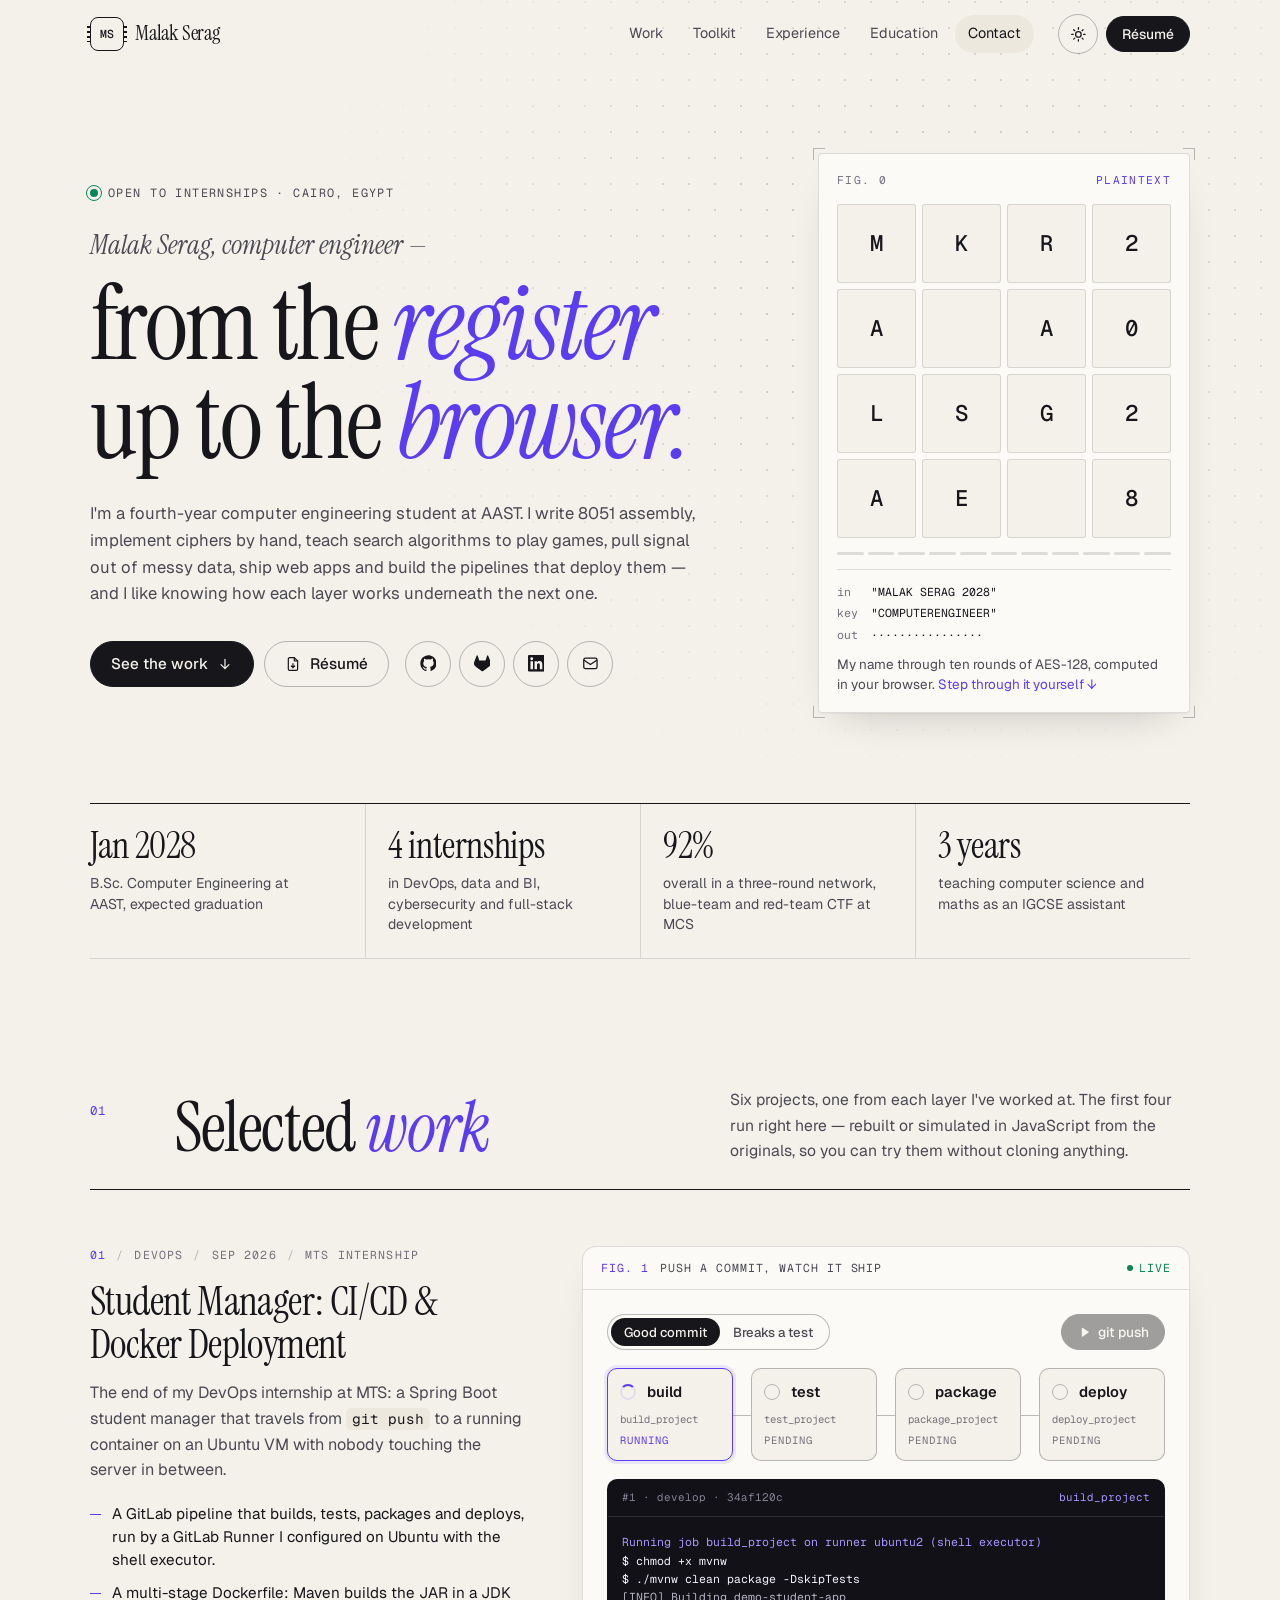
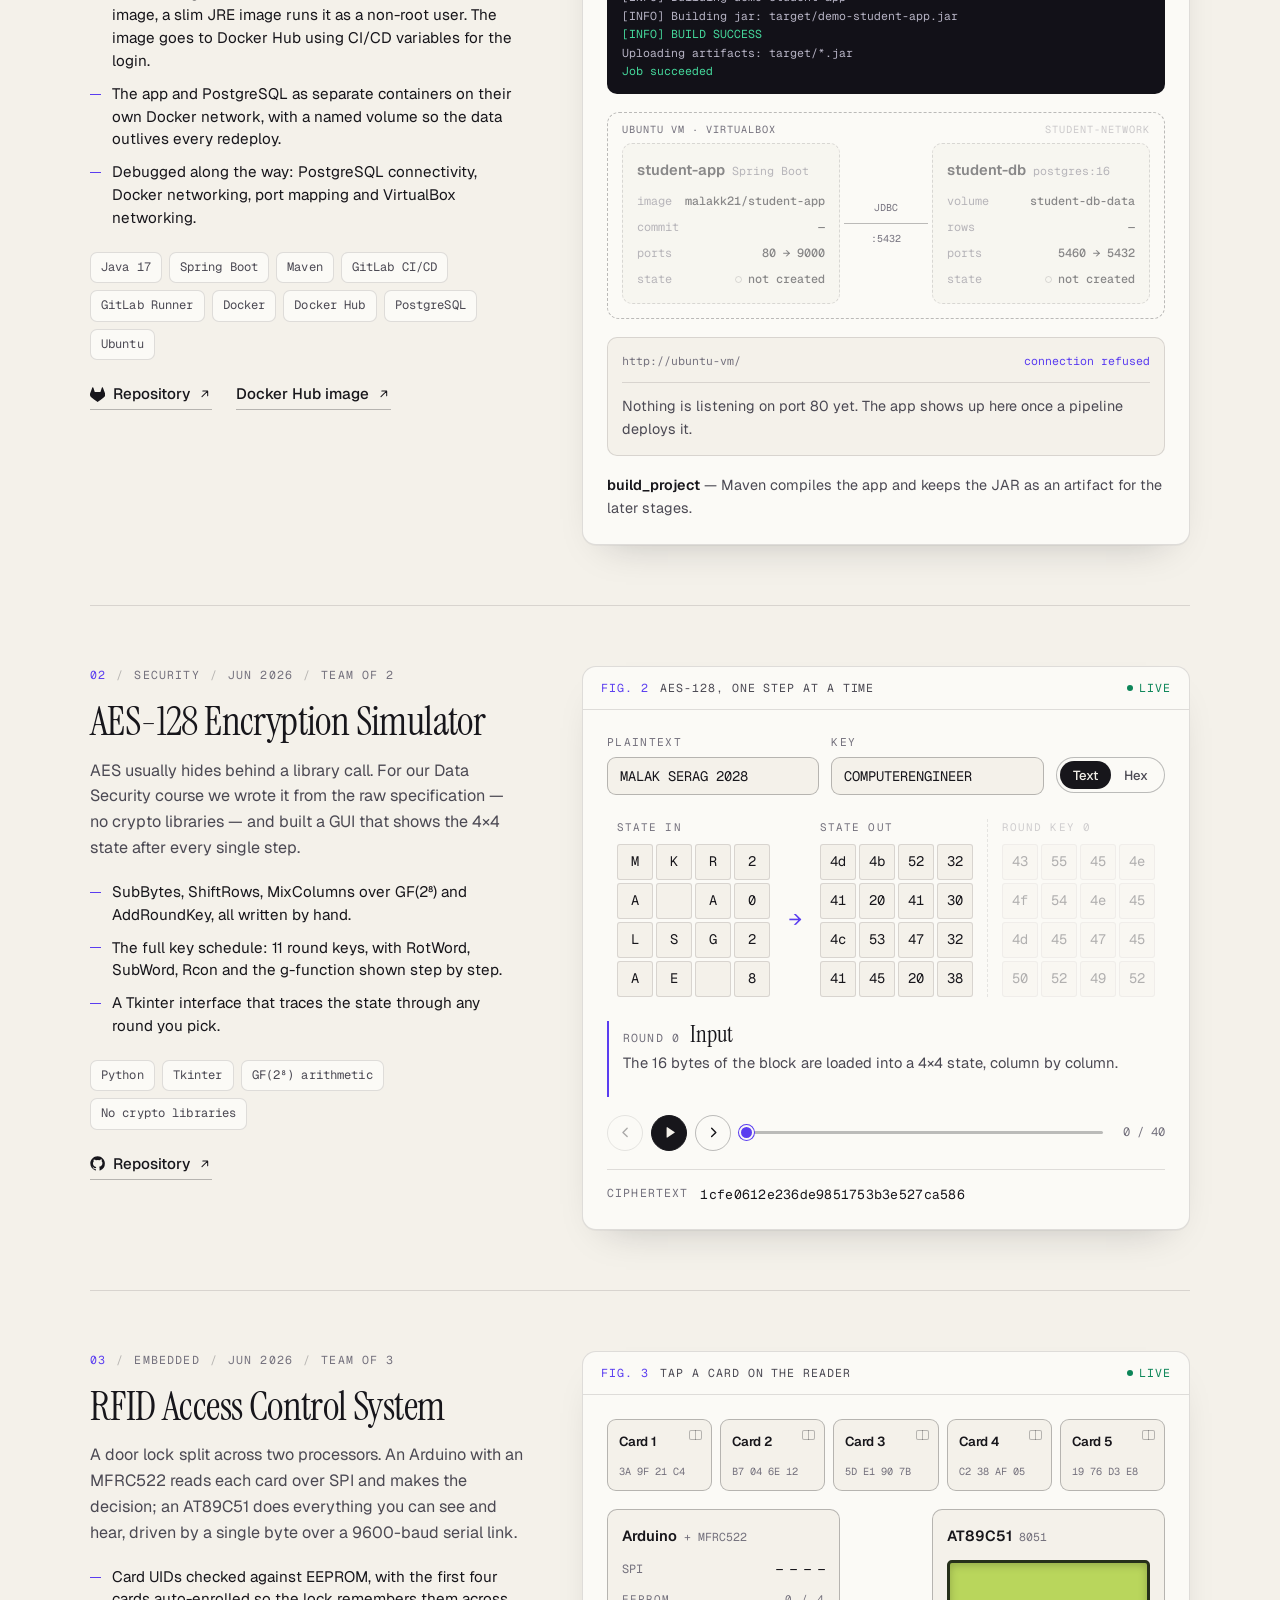
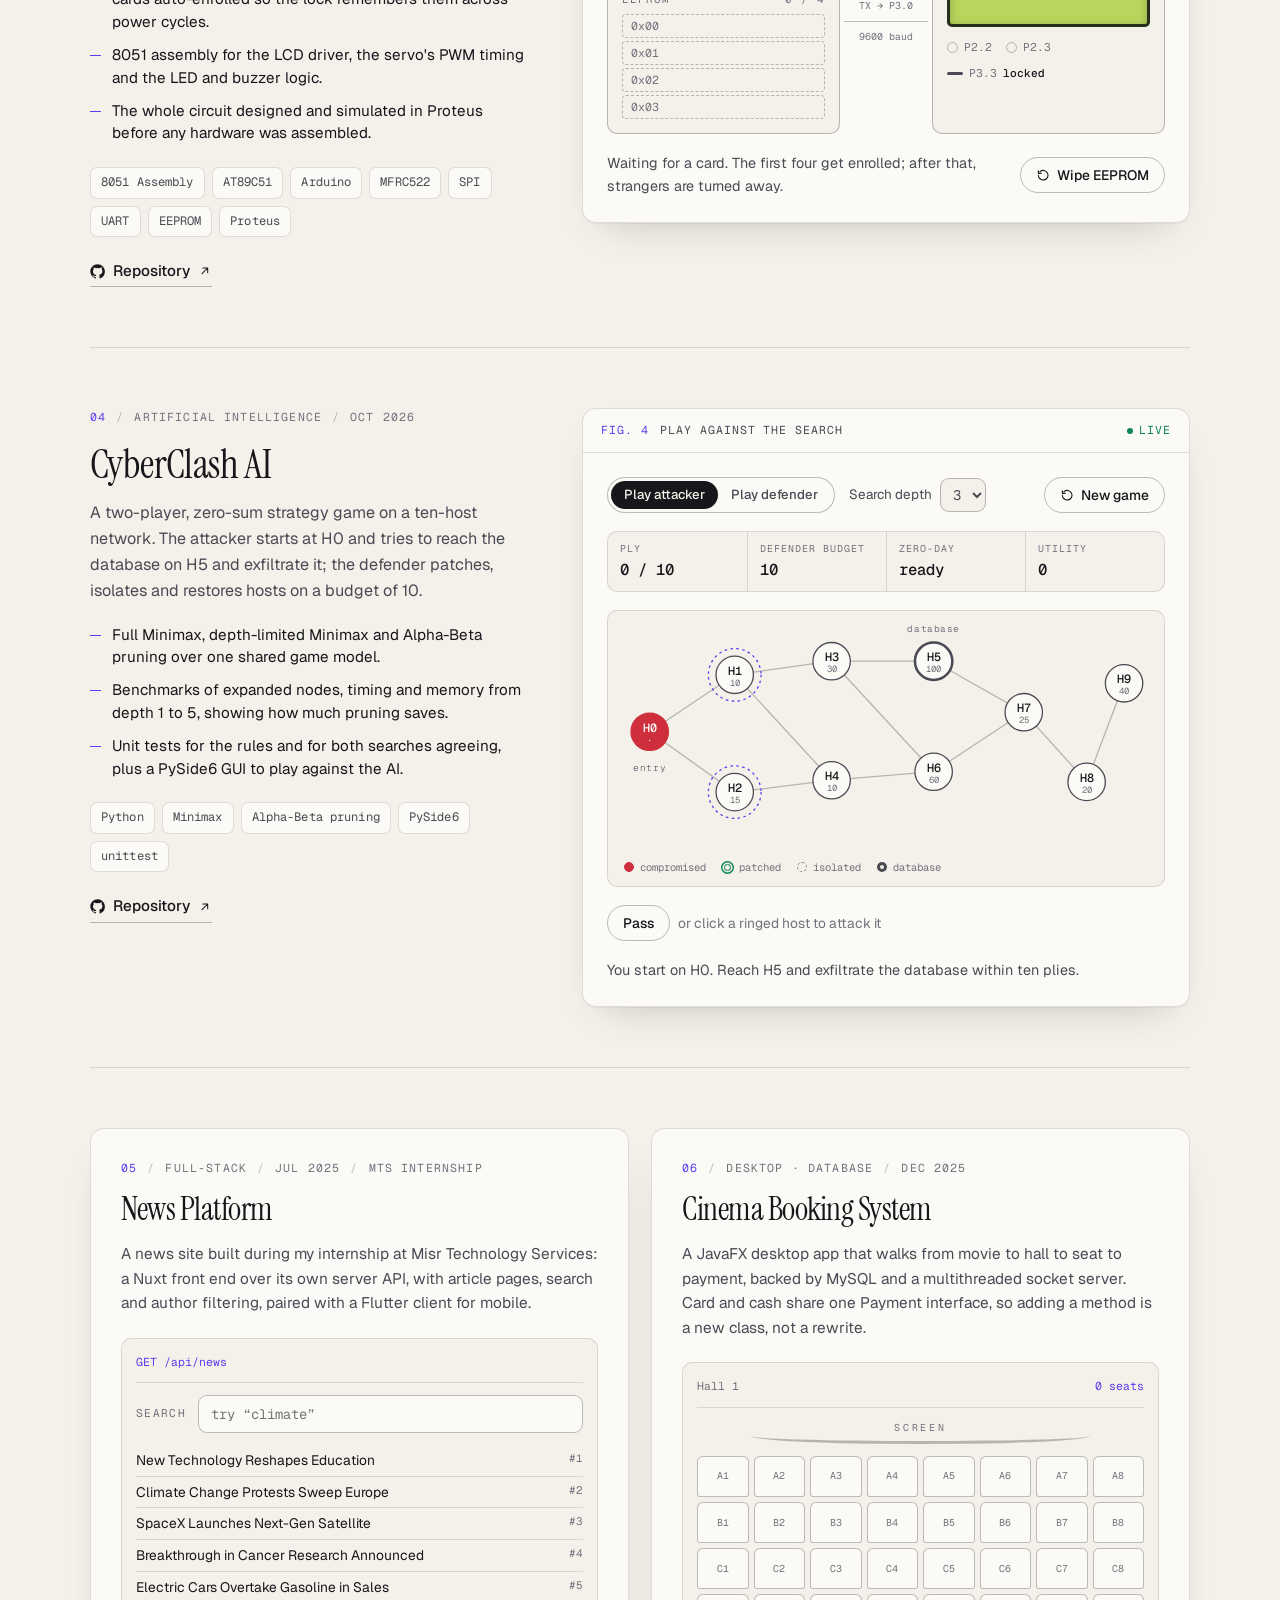
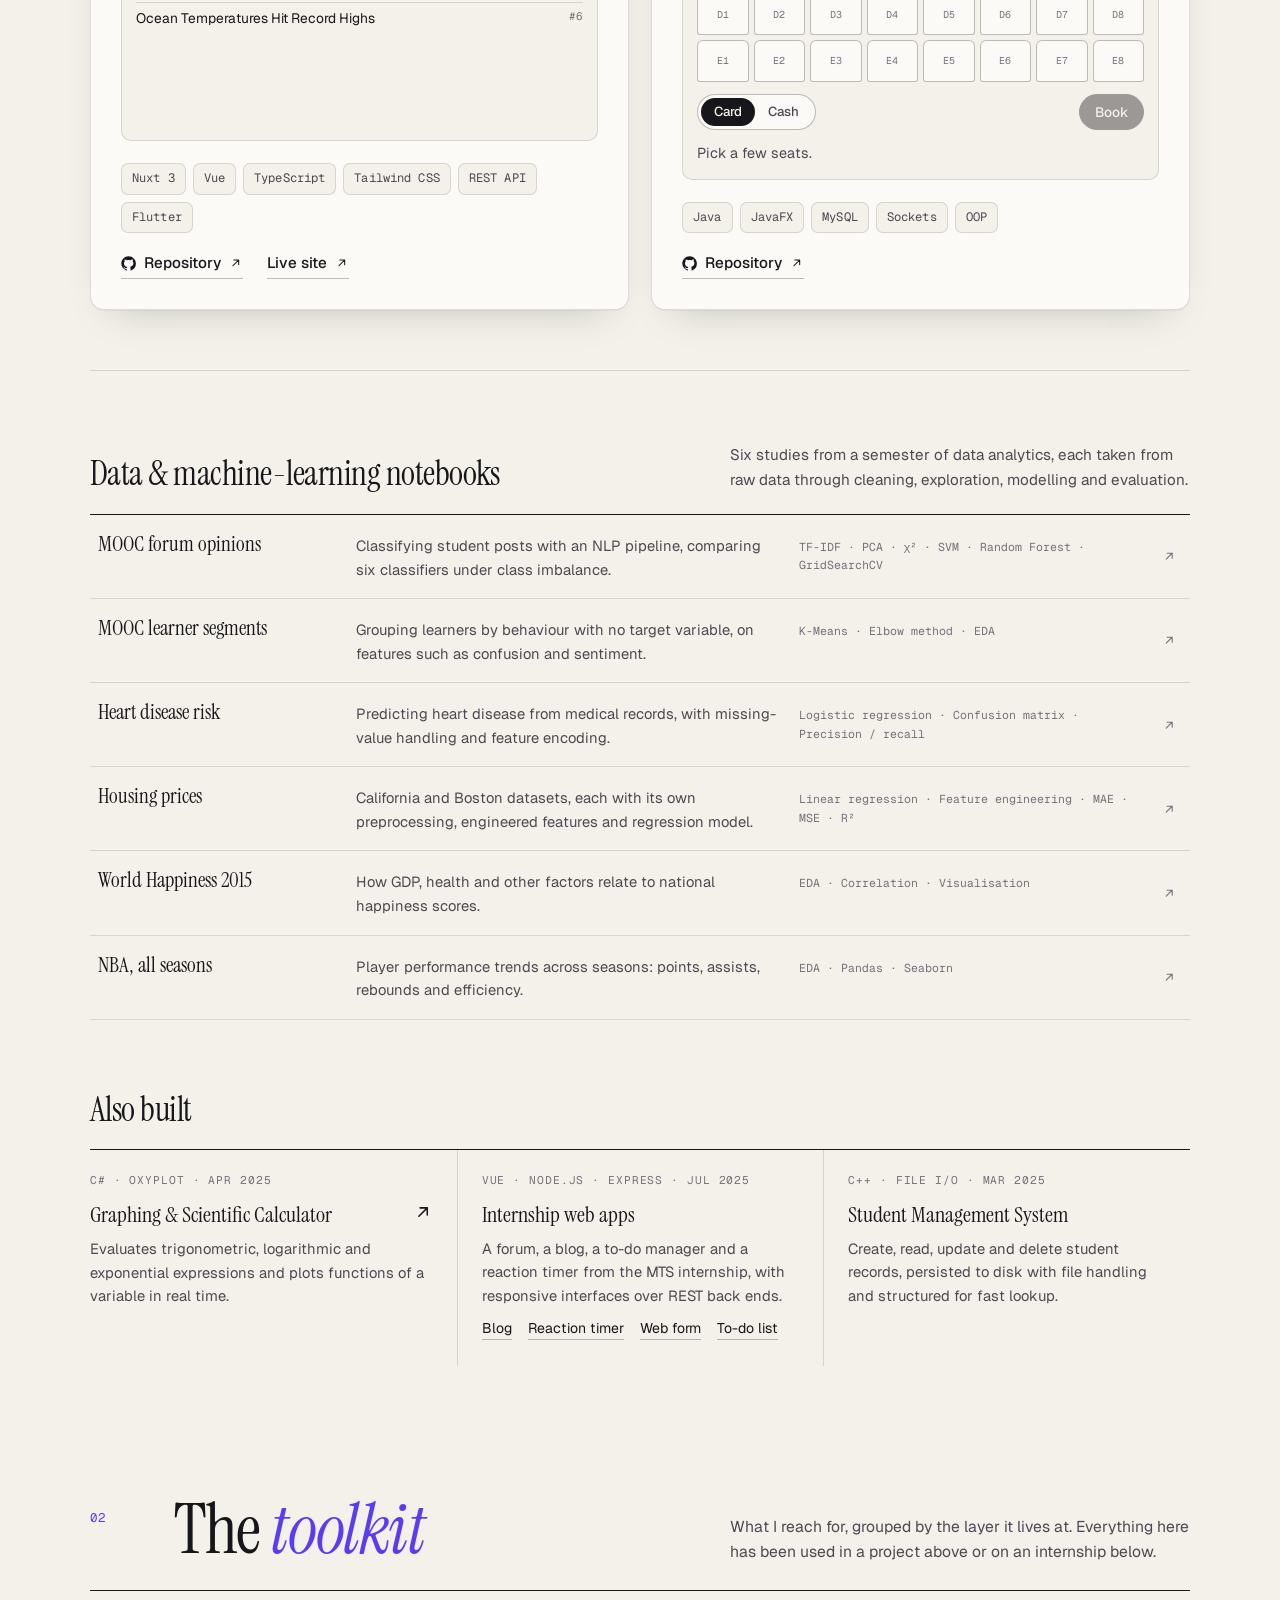
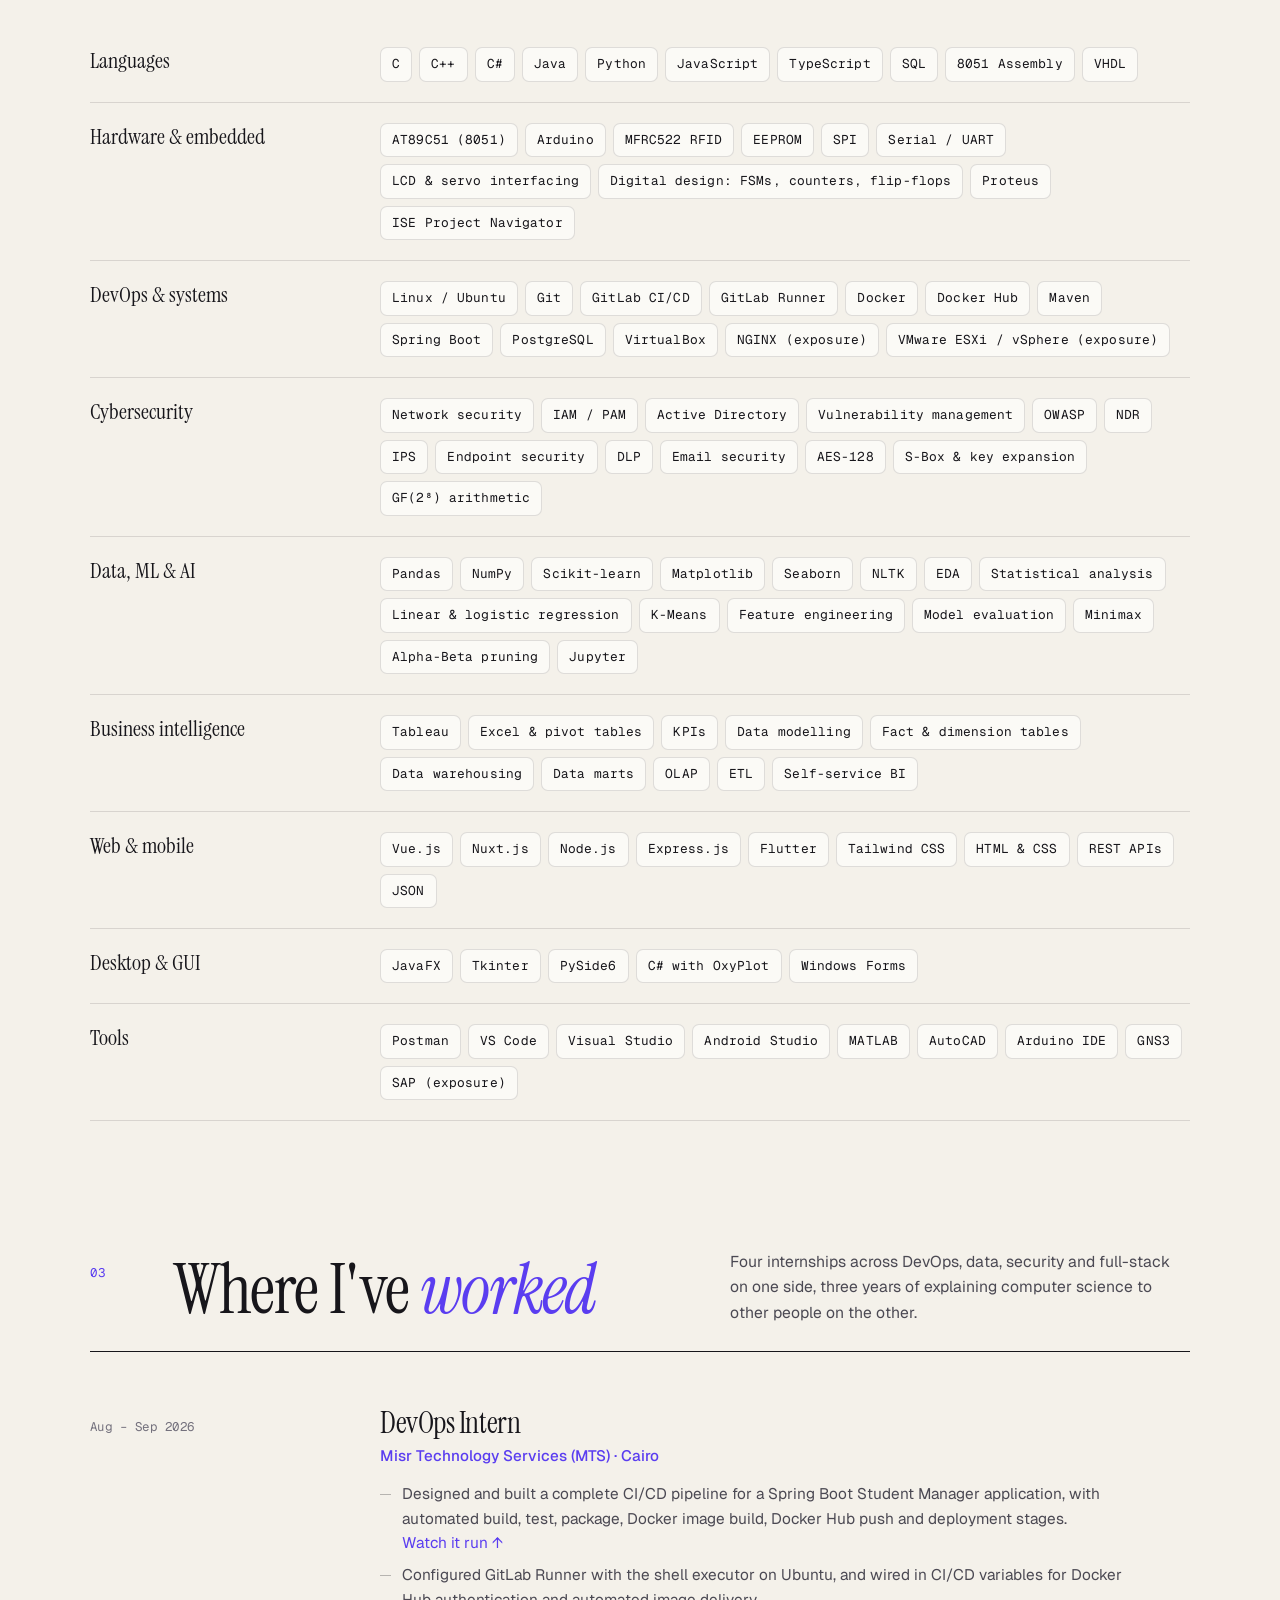
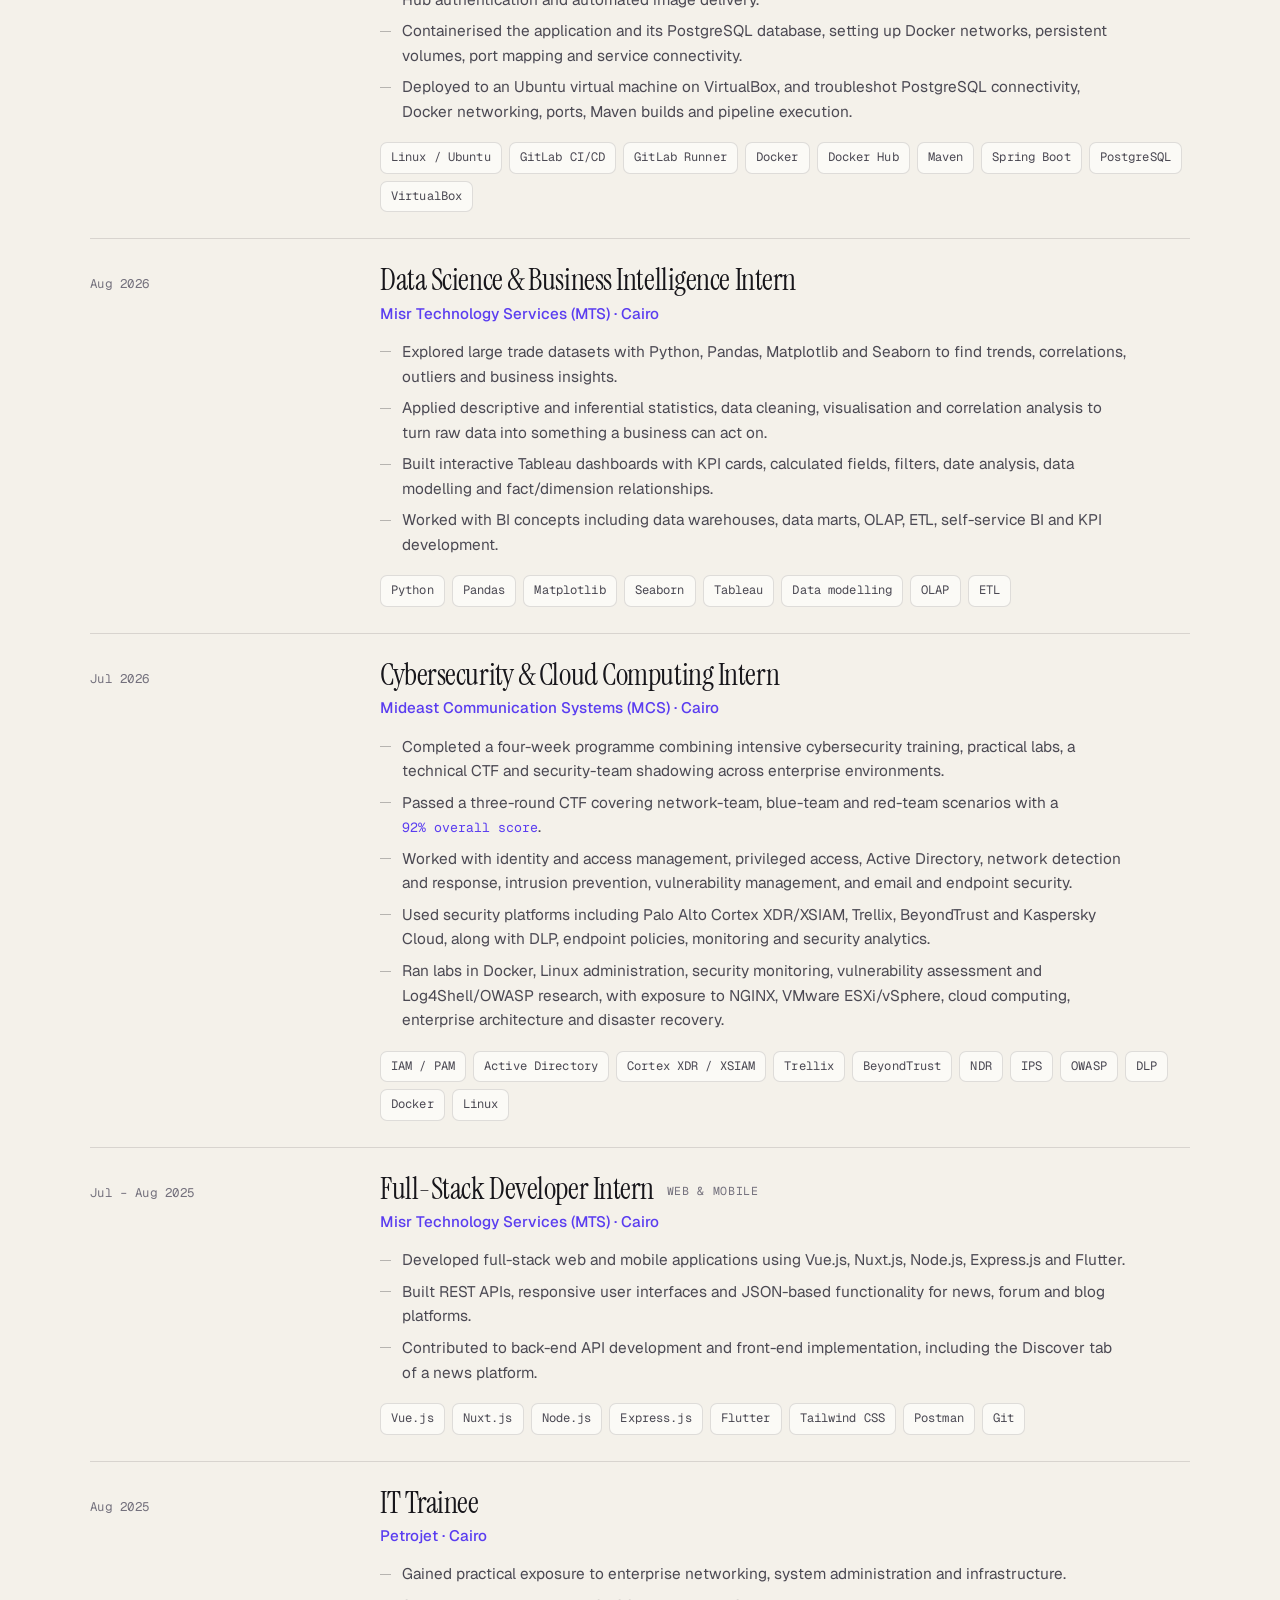
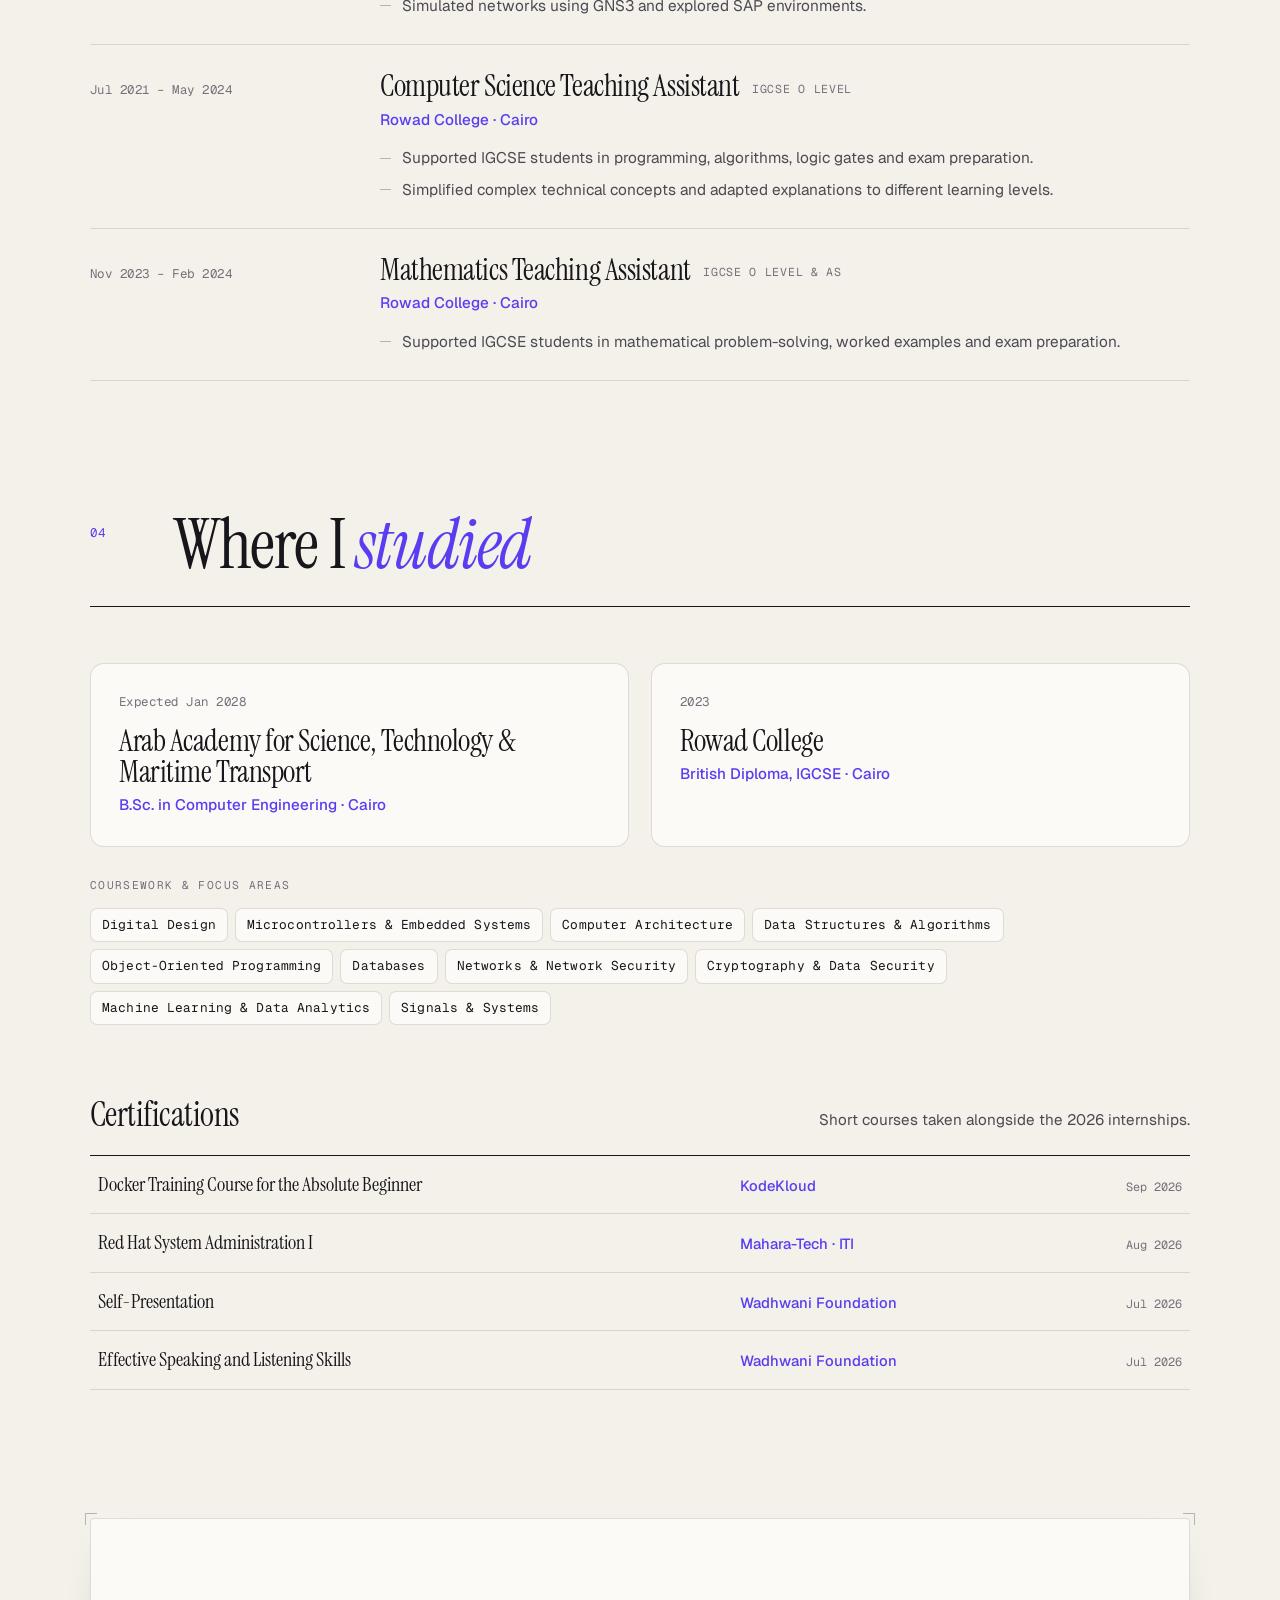
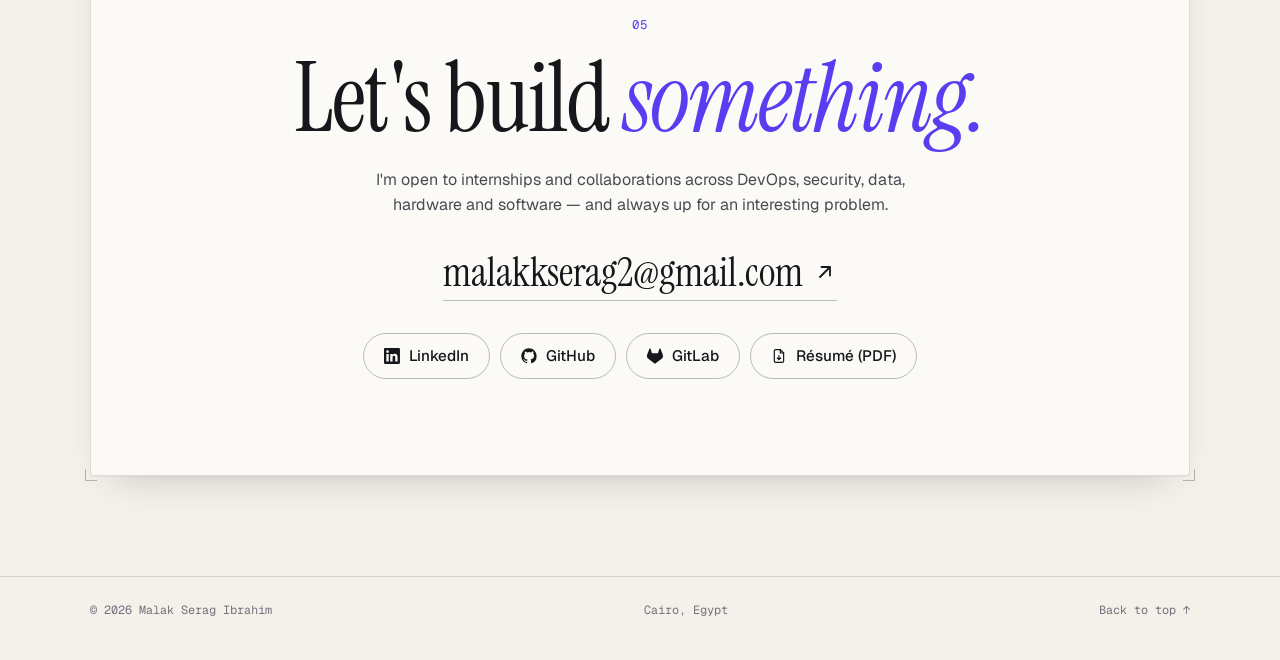
<file: index.html>
<!DOCTYPE html>
<html lang="en">
<head>
<meta charset="UTF-8" />
<meta name="viewport" content="width=device-width, initial-scale=1.0" />
<title>Malak Serag — Computer Engineer</title>
<meta name="description" content="Malak Serag Ibrahim is a computer engineering student at AAST in Cairo, working from 8051 assembly up to CI/CD pipelines, with internships in DevOps, cybersecurity, data and full-stack. Try her pipeline, AES-128, RFID and game-AI projects live in the page." />
<meta name="author" content="Malak Serag Ibrahim" />
<link rel="canonical" href="https://malakkserag.github.io/" />

<meta property="og:type" content="website" />
<meta property="og:url" content="https://malakkserag.github.io/" />
<meta property="og:title" content="Malak Serag — Computer Engineer" />
<meta property="og:description" content="From the register up to the browser. DevOps, security, embedded, AI, data and full-stack projects — four of them running live in the page." />
<meta property="og:image" content="https://malakkserag.github.io/assets/img/og.png" />
<meta property="og:image:width" content="1200" />
<meta property="og:image:height" content="630" />
<meta name="twitter:card" content="summary_large_image" />

<meta name="theme-color" content="#f4f1ea" media="(prefers-color-scheme: light)" />
<meta name="theme-color" content="#0d0d12" media="(prefers-color-scheme: dark)" />
<link rel="icon" href="assets/img/favicon.svg" type="image/svg+xml" />

<script>
  // Set the theme before first paint so there is no flash.
  (function () {
    var t;
    try { t = localStorage.getItem('theme'); } catch (e) {}
    if (t !== 'light' && t !== 'dark') {
      t = window.matchMedia && matchMedia('(prefers-color-scheme: dark)').matches ? 'dark' : 'light';
    }
    document.documentElement.setAttribute('data-theme', t);
    document.documentElement.className = 'js';
  })();
</script>

<link rel="preconnect" href="https://fonts.googleapis.com" />
<link rel="preconnect" href="https://fonts.gstatic.com" crossorigin />
<link href="https://fonts.googleapis.com/css2?family=Instrument+Serif:ital@0;1&family=Geist:wght@400;500;600&family=Geist+Mono:wght@400;500&display=swap" rel="stylesheet" />
<link rel="stylesheet" href="assets/css/style.css" />

<script type="application/ld+json">
{
  "@context": "https://schema.org",
  "@type": "Person",
  "name": "Malak Serag Ibrahim",
  "alternateName": "Malak Serag",
  "url": "https://malakkserag.github.io/",
  "jobTitle": "Computer Engineering Student",
  "address": { "@type": "PostalAddress", "addressLocality": "Cairo", "addressCountry": "EG" },
  "alumniOf": { "@type": "CollegeOrUniversity", "name": "Arab Academy for Science, Technology & Maritime Transport" },
  "sameAs": ["https://github.com/Malakkserag", "https://gitlab.com/Malak21", "https://linkedin.com/in/malak-serag-ibrahim"]
}
</script>
</head>
<body>

<!-- icon sprite -->
<svg width="0" height="0" style="position:absolute" aria-hidden="true" focusable="false">
  <symbol id="i-github" viewBox="0 0 24 24"><path fill="currentColor" d="M12 .5C5.7.5.5 5.7.5 12c0 5.1 3.3 9.4 7.9 10.9.6.1.8-.2.8-.5v-1.7c-3.2.7-3.9-1.5-3.9-1.5-.5-1.3-1.3-1.7-1.3-1.7-1.1-.7.1-.7.1-.7 1.2.1 1.8 1.2 1.8 1.2 1 1.8 2.7 1.3 3.4 1 .1-.8.4-1.3.7-1.6-2.6-.3-5.3-1.3-5.3-5.8 0-1.3.5-2.3 1.2-3.1-.1-.3-.5-1.5.1-3.1 0 0 1-.3 3.3 1.2a11.5 11.5 0 0 1 6 0C17.3 4.7 18.3 5 18.3 5c.6 1.6.2 2.8.1 3.1.8.8 1.2 1.8 1.2 3.1 0 4.5-2.7 5.5-5.3 5.8.4.4.8 1.1.8 2.2v3.3c0 .3.2.6.8.5A11.5 11.5 0 0 0 23.5 12C23.5 5.7 18.3.5 12 .5z"/></symbol>
  <symbol id="i-gitlab" viewBox="0 0 24 24"><path fill="currentColor" d="m23.6 9.593-.033-.086L20.3.98a.851.851 0 0 0-.336-.405.875.875 0 0 0-1 .054.875.875 0 0 0-.29.44l-2.205 6.748H7.538L5.332 1.07a.857.857 0 0 0-.29-.441.875.875 0 0 0-1-.054.859.859 0 0 0-.336.405L.433 9.502l-.032.086a6.066 6.066 0 0 0 2.012 7.01l.011.009.03.021 4.976 3.727 2.462 1.863 1.5 1.132a1.009 1.009 0 0 0 1.22 0l1.499-1.132 2.462-1.863 5.006-3.749.012-.01a6.068 6.068 0 0 0 2.01-7.003z"/></symbol>
  <symbol id="i-linkedin" viewBox="0 0 24 24"><path fill="currentColor" d="M20.45 20.45h-3.56v-5.57c0-1.33 0-3.04-1.85-3.04s-2.14 1.45-2.14 2.94v5.67H9.35V9h3.41v1.56h.05c.48-.9 1.64-1.85 3.37-1.85 3.6 0 4.27 2.37 4.27 5.46v6.28zM5.34 7.43a2.06 2.06 0 1 1 0-4.13 2.06 2.06 0 0 1 0 4.13zM7.12 20.45H3.55V9h3.57v11.45zM22.22 0H1.77C.8 0 0 .77 0 1.73v20.54C0 23.22.8 24 1.77 24h20.45c.98 0 1.78-.78 1.78-1.73V1.73C24 .77 23.2 0 22.22 0z"/></symbol>
  <symbol id="i-mail" viewBox="0 0 24 24"><g fill="none" stroke="currentColor" stroke-width="1.8" stroke-linecap="round" stroke-linejoin="round"><rect x="2.5" y="4.5" width="19" height="15" rx="2.5"/><path d="m21 7.5-9 6-9-6"/></g></symbol>
  <symbol id="i-file" viewBox="0 0 24 24"><g fill="none" stroke="currentColor" stroke-width="1.8" stroke-linecap="round" stroke-linejoin="round"><path d="M14 2.5H7a2 2 0 0 0-2 2v15a2 2 0 0 0 2 2h10a2 2 0 0 0 2-2v-12z"/><path d="M14 2.5v5h5M12 11.5v6M9.5 15l2.5 2.5 2.5-2.5"/></g></symbol>
  <symbol id="i-arrow" viewBox="0 0 24 24"><path fill="none" stroke="currentColor" stroke-width="1.8" stroke-linecap="round" stroke-linejoin="round" d="M7 17 17 7M8.5 7H17v8.5"/></symbol>
  <symbol id="i-down" viewBox="0 0 24 24"><path fill="none" stroke="currentColor" stroke-width="1.8" stroke-linecap="round" stroke-linejoin="round" d="M12 5v14M6 13l6 6 6-6"/></symbol>
  <symbol id="i-sun" viewBox="0 0 24 24"><g fill="none" stroke="currentColor" stroke-width="1.8" stroke-linecap="round"><circle cx="12" cy="12" r="4"/><path d="M12 2.5v2M12 19.5v2M2.5 12h2M19.5 12h2M5.3 5.3l1.4 1.4M17.3 17.3l1.4 1.4M5.3 18.7l1.4-1.4M17.3 6.7l1.4-1.4"/></g></symbol>
  <symbol id="i-moon" viewBox="0 0 24 24"><path fill="none" stroke="currentColor" stroke-width="1.8" stroke-linecap="round" stroke-linejoin="round" d="M20.5 14.2A8.5 8.5 0 0 1 9.8 3.5a8.5 8.5 0 1 0 10.7 10.7z"/></symbol>
  <symbol id="i-play" viewBox="0 0 24 24"><path fill="currentColor" d="M8 5.2v13.6a.7.7 0 0 0 1.1.6l10.2-6.8a.7.7 0 0 0 0-1.2L9.100 4.600A.7.7 0 0 0 8 5.200z"/></symbol>
  <symbol id="i-pause" viewBox="0 0 24 24"><path fill="currentColor" d="M7 5h3.500v14H7zM13.500 5H17v14h-3.500z"/></symbol>
  <symbol id="i-prev" viewBox="0 0 24 24"><path fill="none" stroke="currentColor" stroke-width="2" stroke-linecap="round" stroke-linejoin="round" d="M14.500 6l-6 6 6 6"/></symbol>
  <symbol id="i-next" viewBox="0 0 24 24"><path fill="none" stroke="currentColor" stroke-width="2" stroke-linecap="round" stroke-linejoin="round" d="M9.500 6l6 6-6 6"/></symbol>
  <symbol id="i-reset" viewBox="0 0 24 24"><path fill="none" stroke="currentColor" stroke-width="1.8" stroke-linecap="round" stroke-linejoin="round" d="M4 12a8 8 0 1 0 2.600-5.900M4 4.500v4.500h4.500"/></symbol>
  <symbol id="i-menu" viewBox="0 0 24 24"><path fill="none" stroke="currentColor" stroke-width="1.8" stroke-linecap="round" d="M4 8h16M4 16h16"/></symbol>
  <symbol id="i-close" viewBox="0 0 24 24"><path fill="none" stroke="currentColor" stroke-width="1.8" stroke-linecap="round" d="M6 6l12 12M18 6 6 18"/></symbol>
</svg>

<a class="skip" href="#main">Skip to content</a>
<div class="progress" aria-hidden="true"><span id="progress-bar"></span></div>

<header class="nav" id="nav">
  <div class="nav-in">
    <a href="#top" class="brand" aria-label="Malak Serag — back to top">
      <span class="brand-mark" aria-hidden="true">MS</span>
      <span class="brand-name">Malak Serag</span>
    </a>
    <nav class="nav-links" id="nav-links" aria-label="Sections">
      <a href="#work">Work</a>
      <a href="#toolkit">Toolkit</a>
      <a href="#experience">Experience</a>
      <a href="#education">Education</a>
      <a href="#contact">Contact</a>
    </nav>
    <div class="nav-actions">
      <button class="icon-btn" id="theme-toggle" type="button" aria-label="Switch colour theme">
        <svg class="i-sun"><use href="#i-sun"/></svg>
        <svg class="i-moon"><use href="#i-moon"/></svg>
      </button>
      <a class="btn btn-sm btn-solid" href="Malak%20Serag%20CV.pdf" target="_blank" rel="noopener">Résumé</a>
      <button class="icon-btn nav-menu" id="menu-toggle" type="button" aria-label="Open menu" aria-expanded="false" aria-controls="nav-links">
        <svg class="i-open"><use href="#i-menu"/></svg>
        <svg class="i-shut"><use href="#i-close"/></svg>
      </button>
    </div>
  </div>
</header>

<main id="main">

  <!-- ============ HERO ============ -->
  <section class="hero" id="top">
    <div class="wrap hero-grid">
      <div class="hero-copy">
        <p class="eyebrow"><span class="pulse" aria-hidden="true"></span>Open to internships · Cairo, Egypt</p>
        <h1>
          <span class="h1-kicker">Malak Serag, computer engineer —</span>
          from the <em>register</em> up to the <em>browser.</em>
        </h1>
        <p class="hero-bio">I'm a fourth-year computer engineering student at AAST. I write 8051 assembly, implement ciphers by hand, teach search algorithms to play games, pull signal out of messy data, ship web apps and build the pipelines that deploy them — and I like knowing how each layer works underneath the next one.</p>
        <div class="hero-cta">
          <a class="btn btn-solid" href="#work">See the work <svg><use href="#i-down"/></svg></a>
          <a class="btn" href="Malak%20Serag%20CV.pdf" target="_blank" rel="noopener"><svg><use href="#i-file"/></svg> Résumé</a>
          <span class="hero-social">
            <a class="icon-btn" href="https://github.com/Malakkserag" target="_blank" rel="noopener" aria-label="GitHub"><svg><use href="#i-github"/></svg></a>
            <a class="icon-btn" href="https://gitlab.com/Malak21" target="_blank" rel="noopener" aria-label="GitLab"><svg><use href="#i-gitlab"/></svg></a>
            <a class="icon-btn" href="https://linkedin.com/in/malak-serag-ibrahim" target="_blank" rel="noopener" aria-label="LinkedIn"><svg><use href="#i-linkedin"/></svg></a>
            <a class="icon-btn" href="mailto:malakkserag2@gmail.com" aria-label="Email"><svg><use href="#i-mail"/></svg></a>
          </span>
        </div>
      </div>

      <!-- Her name, run through real AES-128. Rendered by assets/js/aes-demo.js -->
      <figure class="hero-fig" id="hero-aes" aria-label="The text MALAK SERAG 2028 being encrypted with AES-128, round by round">
        <div class="marks" aria-hidden="true"><i></i><i></i><i></i><i></i></div>
        <div class="hero-fig-head">
          <span>Fig. 0</span>
          <span id="hero-aes-phase">plaintext</span>
        </div>
        <div class="hero-matrix" id="hero-aes-grid" aria-hidden="true">
          <span>M</span><span>K</span><span>R</span><span>2</span>
          <span>A</span><span>&nbsp;</span><span>A</span><span>0</span>
          <span>L</span><span>S</span><span>G</span><span>2</span>
          <span>A</span><span>E</span><span>&nbsp;</span><span>8</span>
        </div>
        <div class="hero-rounds" id="hero-aes-rounds" aria-hidden="true">
          <i></i><i></i><i></i><i></i><i></i><i></i><i></i><i></i><i></i><i></i><i></i>
        </div>
        <figcaption>
          <dl>
            <div><dt>in</dt><dd>"MALAK SERAG 2028"</dd></div>
            <div><dt>key</dt><dd>"COMPUTERENGINEER"</dd></div>
            <div><dt>out</dt><dd id="hero-aes-out">················</dd></div>
          </dl>
          <p>My name through ten rounds of AES-128, computed in your browser. <a href="#p-aes">Step through it yourself ↓</a></p>
        </figcaption>
      </figure>
    </div>

    <div class="wrap">
      <dl class="specs">
        <div><dt>Jan 2028</dt><dd>B.Sc. Computer Engineering at AAST, expected graduation</dd></div>
        <div><dt>4 internships</dt><dd>in DevOps, data and BI, cybersecurity and full-stack development</dd></div>
        <div><dt>92%</dt><dd>overall in a three-round network, blue-team and red-team CTF at MCS</dd></div>
        <div><dt>3 years</dt><dd>teaching computer science and maths as an IGCSE assistant</dd></div>
      </dl>
    </div>
  </section>

  <!-- ============ WORK ============ -->
  <section id="work" class="section">
    <div class="wrap">
      <header class="sec-head reveal">
        <span class="sec-no">01</span>
        <h2>Selected <em>work</em></h2>
        <p>Six projects, one from each layer I've worked at. The first four run right here — rebuilt or simulated in JavaScript from the originals, so you can try them without cloning anything.</p>
      </header>

      <!-- ---------- 01 CI/CD pipeline ---------- -->
      <article class="plate reveal" id="p-pipeline">
        <div class="plate-info">
          <p class="plate-meta"><span class="plate-no">01</span><span>DevOps</span><span>Sep 2026</span><span>MTS internship</span></p>
          <h3>Student Manager: CI/CD &amp; Docker Deployment</h3>
          <p class="lede">The end of my DevOps internship at MTS: a Spring Boot student manager that travels from <code>git push</code> to a running container on an Ubuntu VM with nobody touching the server in between.</p>
          <ul class="built">
            <li>A GitLab pipeline that builds, tests, packages and deploys, run by a GitLab Runner I configured on Ubuntu with the shell executor.</li>
            <li>A multi-stage Dockerfile: Maven builds the JAR in a JDK image, a slim JRE image runs it as a non-root user. The image goes to Docker Hub using CI/CD variables for the login.</li>
            <li>The app and PostgreSQL as separate containers on their own Docker network, with a named volume so the data outlives every redeploy.</li>
            <li>Debugged along the way: PostgreSQL connectivity, Docker networking, port mapping and VirtualBox networking.</li>
          </ul>
          <ul class="chips" aria-label="Stack">
            <li>Java 17</li><li>Spring Boot</li><li>Maven</li><li>GitLab CI/CD</li><li>GitLab Runner</li><li>Docker</li><li>Docker Hub</li><li>PostgreSQL</li><li>Ubuntu</li>
          </ul>
          <p class="plate-links">
            <a class="link" href="https://gitlab.com/Malak21/student-manager-cicd-docker-deployment" target="_blank" rel="noopener"><svg><use href="#i-gitlab"/></svg>Repository<svg class="ar"><use href="#i-arrow"/></svg></a>
            <a class="link" href="https://hub.docker.com/r/malakk21/student-app" target="_blank" rel="noopener">Docker Hub image<svg class="ar"><use href="#i-arrow"/></svg></a>
          </p>
        </div>

        <div class="fig" id="pl-demo">
          <div class="fig-bar">
            <span class="fig-tag">Fig. 1</span>
            <span class="fig-title">Push a commit, watch it ship</span>
            <span class="fig-live">Live</span>
          </div>
          <div class="fig-body">
            <div class="pl-setup">
              <div class="seg" role="group" aria-label="Commit to push" id="pl-kind">
                <button type="button" class="on" data-kind="pass" aria-pressed="true">Good commit</button>
                <button type="button" data-kind="fail" aria-pressed="false">Breaks a test</button>
              </div>
              <button type="button" class="btn btn-sm btn-solid" id="pl-push"><svg><use href="#i-play"/></svg>git push</button>
            </div>

            <ol class="pl-stages" aria-label="Pipeline stages">
              <li class="pl-stage pending" data-stage="build"><i class="pl-dot" aria-hidden="true"></i><b>build</b><span class="pl-jobname">build_project</span><span class="pl-state">pending</span></li>
              <li class="pl-stage pending" data-stage="test"><i class="pl-dot" aria-hidden="true"></i><b>test</b><span class="pl-jobname">test_project</span><span class="pl-state">pending</span></li>
              <li class="pl-stage pending" data-stage="package"><i class="pl-dot" aria-hidden="true"></i><b>package</b><span class="pl-jobname">package_project</span><span class="pl-state">pending</span></li>
              <li class="pl-stage pending" data-stage="deploy"><i class="pl-dot" aria-hidden="true"></i><b>deploy</b><span class="pl-jobname">deploy_project</span><span class="pl-state">pending</span></li>
            </ol>

            <div class="pl-term">
              <div class="pl-term-bar"><span id="pl-ref">gitlab-runner · no pipeline yet</span><code id="pl-job">idle</code></div>
              <code class="pl-log" id="pl-log" tabindex="0" role="log" aria-label="Runner output"></code>
            </div>

            <div class="pl-host" id="pl-host">
              <p class="pl-host-label" aria-hidden="true"><span>Ubuntu VM · VirtualBox</span><span>student-network</span></p>
              <div class="pl-board">
                <div class="mcu off" id="pl-app">
                  <p class="mcu-name">student-app <span>Spring Boot</span></p>
                  <p class="mcu-line"><span>image</span><b>malakk21/student-app</b></p>
                  <p class="mcu-line"><span>commit</span><b id="pl-app-sha">—</b></p>
                  <p class="mcu-line"><span>ports</span><b>80 → 9000</b></p>
                  <p class="mcu-line"><span>state</span><b class="pl-run" id="pl-app-state">not created</b></p>
                </div>

                <div class="wire" id="pl-wire" aria-hidden="true">
                  <span class="wire-label">JDBC</span>
                  <span class="wire-line"></span>
                  <span class="wire-label">:5432</span>
                </div>

                <div class="mcu off" id="pl-db">
                  <p class="mcu-name">student-db <span>postgres:16</span></p>
                  <p class="mcu-line"><span>volume</span><b>student-db-data</b></p>
                  <p class="mcu-line"><span>rows</span><b id="pl-db-rows">—</b></p>
                  <p class="mcu-line"><span>ports</span><b>5460 → 5432</b></p>
                  <p class="mcu-line"><span>state</span><b class="pl-run" id="pl-db-state">not created</b></p>
                </div>
              </div>
            </div>

            <div class="mini pl-site">
              <div class="mini-bar"><span>http://ubuntu-vm/</span><code id="pl-site-ver">connection refused</code></div>
              <p class="fig-status" id="pl-site-down">Nothing is listening on port 80 yet. The app shows up here once a pipeline deploys it.</p>
              <div class="pl-site-up" id="pl-site-up" hidden>
                <div class="pl-site-tools">
                  <label class="field field-inline">
                    <span>Search</span>
                    <input id="pl-search" type="search" placeholder="name, email or major" autocomplete="off" />
                  </label>
                  <button type="button" class="btn btn-sm" id="pl-add">Add student</button>
                </div>
                <ul class="pl-rows" id="pl-rows" aria-live="polite"></ul>
                <form class="pl-form" id="pl-form" autocomplete="off" novalidate hidden>
                  <label class="field"><span>First name</span><input id="pl-f-first" type="text" maxlength="30" /></label>
                  <label class="field"><span>Last name</span><input id="pl-f-last" type="text" maxlength="30" /></label>
                  <label class="field"><span>Email</span><input id="pl-f-email" type="email" maxlength="60" /></label>
                  <label class="field"><span>Major</span><input id="pl-f-major" type="text" maxlength="40" /></label>
                  <div class="pl-form-foot">
                    <button type="submit" class="btn btn-sm btn-solid" id="pl-save">Add student</button>
                    <button type="button" class="btn btn-sm" id="pl-cancel">Cancel</button>
                    <p id="pl-form-error" role="alert" hidden></p>
                  </div>
                </form>
              </div>
            </div>

            <p class="fig-status" id="pl-status" aria-live="polite">Nothing is deployed yet. Push a commit and the runner on the Ubuntu VM takes it from there.</p>
          </div>
        </div>
      </article>

      <!-- ---------- 02 AES ---------- -->
      <article class="plate reveal" id="p-aes">
        <div class="plate-info">
          <p class="plate-meta"><span class="plate-no">02</span><span>Security</span><span>Jun 2026</span><span>Team of 2</span></p>
          <h3>AES-128 Encryption Simulator</h3>
          <p class="lede">AES usually hides behind a library call. For our Data Security course we wrote it from the raw specification — no crypto libraries — and built a GUI that shows the 4×4 state after every single step.</p>
          <ul class="built">
            <li>SubBytes, ShiftRows, MixColumns over GF(2⁸) and AddRoundKey, all written by hand.</li>
            <li>The full key schedule: 11 round keys, with RotWord, SubWord, Rcon and the g-function shown step by step.</li>
            <li>A Tkinter interface that traces the state through any round you pick.</li>
          </ul>
          <ul class="chips" aria-label="Stack">
            <li>Python</li><li>Tkinter</li><li>GF(2⁸) arithmetic</li><li>No crypto libraries</li>
          </ul>
          <p class="plate-links">
            <a class="link" href="https://github.com/Malakkserag/AES_ENCRYPTION_PYTHON" target="_blank" rel="noopener"><svg><use href="#i-github"/></svg>Repository<svg class="ar"><use href="#i-arrow"/></svg></a>
          </p>
        </div>

        <div class="fig" id="aes-demo">
          <div class="fig-bar">
            <span class="fig-tag">Fig. 2</span>
            <span class="fig-title">AES-128, one step at a time</span>
            <span class="fig-live">Live</span>
          </div>
          <div class="fig-body">
            <form class="aes-inputs" id="aes-form" autocomplete="off" novalidate>
              <label class="field">
                <span>Plaintext</span>
                <input id="aes-pt" type="text" value="MALAK SERAG 2028" spellcheck="false" maxlength="32" />
              </label>
              <label class="field">
                <span>Key</span>
                <input id="aes-key" type="text" value="COMPUTERENGINEER" spellcheck="false" maxlength="32" />
              </label>
              <div class="seg" role="group" aria-label="Input format">
                <button type="button" class="on" data-mode="text" aria-pressed="true">Text</button>
                <button type="button" data-mode="hex" aria-pressed="false">Hex</button>
              </div>
            </form>
            <p class="aes-error" id="aes-error" role="alert" hidden></p>

            <div class="aes-stage">
              <div class="mx-block">
                <p class="mx-label">State in</p>
                <div class="mx" id="aes-in"></div>
              </div>
              <div class="aes-op" aria-hidden="true">
                <span id="aes-op-sym">→</span>
              </div>
              <div class="mx-block">
                <p class="mx-label">State out</p>
                <div class="mx" id="aes-out"></div>
              </div>
              <div class="mx-block mx-key" id="aes-key-block">
                <p class="mx-label" id="aes-key-label">Round key 0</p>
                <div class="mx" id="aes-rk"></div>
              </div>
            </div>

            <div class="aes-readout" aria-live="polite">
              <p class="aes-step"><span id="aes-round">Round 0</span><b id="aes-opname">Input</b></p>
              <p class="aes-explain" id="aes-explain"></p>
            </div>

            <div class="transport">
              <button type="button" class="icon-btn" id="aes-prev" aria-label="Previous step"><svg><use href="#i-prev"/></svg></button>
              <button type="button" class="icon-btn solid" id="aes-play" aria-label="Play"><svg class="i-play"><use href="#i-play"/></svg><svg class="i-pause"><use href="#i-pause"/></svg></button>
              <button type="button" class="icon-btn" id="aes-next" aria-label="Next step"><svg><use href="#i-next"/></svg></button>
              <input type="range" id="aes-scrub" min="0" max="40" value="0" step="1" aria-label="Step" />
              <span class="transport-count" id="aes-count">0 / 40</span>
            </div>
            <p class="aes-cipher">ciphertext <code id="aes-cipher"></code></p>
          </div>
        </div>
      </article>

      <!-- ---------- 03 RFID ---------- -->
      <article class="plate reveal" id="p-rfid">
        <div class="plate-info">
          <p class="plate-meta"><span class="plate-no">03</span><span>Embedded</span><span>Jun 2026</span><span>Team of 3</span></p>
          <h3>RFID Access Control System</h3>
          <p class="lede">A door lock split across two processors. An Arduino with an MFRC522 reads each card over SPI and makes the decision; an AT89C51 does everything you can see and hear, driven by a single byte over a 9600-baud serial link.</p>
          <ul class="built">
            <li>Card UIDs checked against EEPROM, with the first four cards auto-enrolled so the lock remembers them across power cycles.</li>
            <li>8051 assembly for the LCD driver, the servo's PWM timing and the LED and buzzer logic.</li>
            <li>The whole circuit designed and simulated in Proteus before any hardware was assembled.</li>
          </ul>
          <ul class="chips" aria-label="Stack">
            <li>8051 Assembly</li><li>AT89C51</li><li>Arduino</li><li>MFRC522</li><li>SPI</li><li>UART</li><li>EEPROM</li><li>Proteus</li>
          </ul>
          <p class="plate-links">
            <a class="link" href="https://github.com/Malakkserag/RFID_Scanning_system_8051" target="_blank" rel="noopener"><svg><use href="#i-github"/></svg>Repository<svg class="ar"><use href="#i-arrow"/></svg></a>
          </p>
        </div>

        <div class="fig" id="rfid-demo">
          <div class="fig-bar">
            <span class="fig-tag">Fig. 3</span>
            <span class="fig-title">Tap a card on the reader</span>
            <span class="fig-live">Live</span>
          </div>
          <div class="fig-body">
            <div class="rfid-cards" id="rfid-cards" role="group" aria-label="RFID cards"></div>

            <div class="rfid-board">
              <div class="mcu" id="rfid-arduino">
                <p class="mcu-name">Arduino <span>+ MFRC522</span></p>
                <p class="mcu-line"><span>SPI</span><b id="rfid-uid">— — — —</b></p>
                <div class="eeprom">
                  <p>EEPROM <span id="rfid-count">0 / 4</span></p>
                  <ol id="rfid-slots"><li></li><li></li><li></li><li></li></ol>
                </div>
              </div>

              <div class="wire" aria-hidden="true">
                <span class="wire-label">TX → P3.0</span>
                <span class="wire-line"><i id="rfid-byte"></i></span>
                <span class="wire-label">9600 baud</span>
              </div>

              <div class="mcu" id="rfid-8051">
                <p class="mcu-name">AT89C51 <span>8051</span></p>
                <div class="lcd" aria-hidden="true"><span id="rfid-lcd1">                </span><span id="rfid-lcd2">                </span></div>
                <div class="outputs">
                  <span class="led led-g" id="rfid-green"><i></i>P2.2</span>
                  <span class="led led-r" id="rfid-red"><i></i>P2.3</span>
                  <span class="servo" id="rfid-servo"><i></i>P3.3 <b>locked</b></span>
                </div>
              </div>
            </div>

            <div class="fig-foot">
              <p class="fig-status" id="rfid-status" aria-live="polite">Waiting for a card. The first four get enrolled; after that, strangers are turned away.</p>
              <button type="button" class="btn btn-sm" id="rfid-reset"><svg><use href="#i-reset"/></svg>Wipe EEPROM</button>
            </div>
          </div>
        </div>
      </article>

      <!-- ---------- 04 CyberClash ---------- -->
      <article class="plate reveal" id="p-cyberclash">
        <div class="plate-info">
          <p class="plate-meta"><span class="plate-no">04</span><span>Artificial intelligence</span><span>Oct 2026</span></p>
          <h3>CyberClash AI</h3>
          <p class="lede">A two-player, zero-sum strategy game on a ten-host network. The attacker starts at H0 and tries to reach the database on H5 and exfiltrate it; the defender patches, isolates and restores hosts on a budget of 10.</p>
          <ul class="built">
            <li>Full Minimax, depth-limited Minimax and Alpha-Beta pruning over one shared game model.</li>
            <li>Benchmarks of expanded nodes, timing and memory from depth 1 to 5, showing how much pruning saves.</li>
            <li>Unit tests for the rules and for both searches agreeing, plus a PySide6 GUI to play against the AI.</li>
          </ul>
          <ul class="chips" aria-label="Stack">
            <li>Python</li><li>Minimax</li><li>Alpha-Beta pruning</li><li>PySide6</li><li>unittest</li>
          </ul>
          <p class="plate-links">
            <a class="link" href="https://github.com/Malakkserag/CyberClash-AI" target="_blank" rel="noopener"><svg><use href="#i-github"/></svg>Repository<svg class="ar"><use href="#i-arrow"/></svg></a>
          </p>
        </div>

        <div class="fig" id="cc-demo">
          <div class="fig-bar">
            <span class="fig-tag">Fig. 4</span>
            <span class="fig-title">Play against the search</span>
            <span class="fig-live">Live</span>
          </div>
          <div class="fig-body">
            <div class="cc-setup">
              <div class="seg" role="group" aria-label="Your side" id="cc-side">
                <button type="button" class="on" data-side="attacker" aria-pressed="true">Play attacker</button>
                <button type="button" data-side="defender" aria-pressed="false">Play defender</button>
              </div>
              <label class="cc-depth">Search depth
                <select id="cc-depth">
                  <option value="1">1</option><option value="2">2</option><option value="3" selected>3</option><option value="4">4</option><option value="5">5</option>
                </select>
              </label>
              <button type="button" class="btn btn-sm" id="cc-reset"><svg><use href="#i-reset"/></svg>New game</button>
            </div>

            <dl class="cc-hud">
              <div><dt>Ply</dt><dd id="cc-ply">0 / 10</dd></div>
              <div><dt>Defender budget</dt><dd id="cc-budget">10</dd></div>
              <div><dt>Zero-day</dt><dd id="cc-zero">ready</dd></div>
              <div><dt>Utility</dt><dd id="cc-util">0</dd></div>
            </dl>

            <div class="cc-board">
              <svg id="cc-graph" viewBox="0 0 640 280" role="group" aria-label="Network of ten hosts"></svg>
              <ul class="cc-legend" aria-hidden="true">
                <li><i class="k-comp"></i>compromised</li>
                <li><i class="k-patch"></i>patched</li>
                <li><i class="k-iso"></i>isolated</li>
                <li><i class="k-target"></i>database</li>
              </ul>
            </div>

            <div class="cc-actions" id="cc-actions" role="group" aria-label="Available moves"></div>
            <p class="fig-status" id="cc-status" aria-live="polite"></p>

            <div class="cc-search" id="cc-search" hidden>
              <p>Last AI move, searched both ways</p>
              <div class="bar-row"><span>Minimax</span><span class="bar"><i id="cc-bar-mm"></i></span><b id="cc-n-mm">0</b></div>
              <div class="bar-row"><span>Alpha-Beta</span><span class="bar"><i id="cc-bar-ab" class="accent"></i></span><b id="cc-n-ab">0</b></div>
              <p class="cc-search-note" id="cc-search-note"></p>
            </div>
          </div>
        </div>
      </article>

      <!-- ---------- 05 + 06 ---------- -->
      <div class="duo">
        <article class="card reveal" id="p-news">
          <p class="plate-meta"><span class="plate-no">05</span><span>Full-stack</span><span>Jul 2025</span><span>MTS internship</span></p>
          <h3>News Platform</h3>
          <p class="lede">A news site built during my internship at Misr Technology Services: a Nuxt front end over its own server API, with article pages, search and author filtering, paired with a Flutter client for mobile.</p>

          <div class="mini" id="news-demo">
            <div class="mini-bar"><code id="news-req">GET /api/news</code></div>
            <label class="field field-inline">
              <span>Search</span>
              <input id="news-q" type="search" placeholder="try “climate”" autocomplete="off" />
            </label>
            <ul class="news-list" id="news-list" aria-live="polite"></ul>
          </div>

          <ul class="chips" aria-label="Stack">
            <li>Nuxt 3</li><li>Vue</li><li>TypeScript</li><li>Tailwind CSS</li><li>REST API</li><li>Flutter</li>
          </ul>
          <p class="plate-links">
            <a class="link" href="https://github.com/Malakkserag/news-website" target="_blank" rel="noopener"><svg><use href="#i-github"/></svg>Repository<svg class="ar"><use href="#i-arrow"/></svg></a>
            <a class="link" href="https://news-website-psi-nine.vercel.app" target="_blank" rel="noopener">Live site<svg class="ar"><use href="#i-arrow"/></svg></a>
          </p>
        </article>

        <article class="card reveal" id="p-cinema">
          <p class="plate-meta"><span class="plate-no">06</span><span>Desktop · Database</span><span>Dec 2025</span></p>
          <h3>Cinema Booking System</h3>
          <p class="lede">A JavaFX desktop app that walks from movie to hall to seat to payment, backed by MySQL and a multithreaded socket server. Card and cash share one Payment interface, so adding a method is a new class, not a rewrite.</p>

          <div class="mini" id="cinema-demo">
            <div class="mini-bar"><span>Hall 1</span><code id="cinema-count">0 seats</code></div>
            <div class="screen" aria-hidden="true">screen</div>
            <div class="seats" id="cinema-seats" role="group" aria-label="Seats"></div>
            <div class="cinema-pay">
              <div class="seg" role="group" aria-label="Payment method" id="cinema-method">
                <button type="button" class="on" data-pay="Card" aria-pressed="true">Card</button>
                <button type="button" data-pay="Cash" aria-pressed="false">Cash</button>
              </div>
              <button type="button" class="btn btn-sm btn-solid" id="cinema-book" disabled>Book</button>
            </div>
            <p class="fig-status" id="cinema-status" aria-live="polite">Pick a few seats.</p>
          </div>

          <ul class="chips" aria-label="Stack">
            <li>Java</li><li>JavaFX</li><li>MySQL</li><li>Sockets</li><li>OOP</li>
          </ul>
          <p class="plate-links">
            <a class="link" href="https://github.com/Malakkserag/Cinema-booking-system" target="_blank" rel="noopener"><svg><use href="#i-github"/></svg>Repository<svg class="ar"><use href="#i-arrow"/></svg></a>
          </p>
        </article>
      </div>

      <!-- ---------- notebooks ---------- -->
      <div class="sub reveal" id="data">
        <header class="sub-head">
          <h3>Data &amp; machine-learning notebooks</h3>
          <p>Six studies from a semester of data analytics, each taken from raw data through cleaning, exploration, modelling and evaluation.</p>
        </header>
        <ul class="ledger">
          <li>
            <a href="https://github.com/Malakkserag/moocs_NLP_Data_Analytics" target="_blank" rel="noopener">
              <span class="l-name">MOOC forum opinions</span>
              <span class="l-desc">Classifying student posts with an NLP pipeline, comparing six classifiers under class imbalance.</span>
              <span class="l-tags">TF-IDF · PCA · χ² · SVM · Random Forest · GridSearchCV</span>
              <svg class="ar"><use href="#i-arrow"/></svg>
            </a>
          </li>
          <li>
            <a href="https://github.com/Malakkserag/moocs_Data_Analytics" target="_blank" rel="noopener">
              <span class="l-name">MOOC learner segments</span>
              <span class="l-desc">Grouping learners by behaviour with no target variable, on features such as confusion and sentiment.</span>
              <span class="l-tags">K-Means · Elbow method · EDA</span>
              <svg class="ar"><use href="#i-arrow"/></svg>
            </a>
          </li>
          <li>
            <a href="https://github.com/Malakkserag/heart_disease_data_analytics" target="_blank" rel="noopener">
              <span class="l-name">Heart disease risk</span>
              <span class="l-desc">Predicting heart disease from medical records, with missing-value handling and feature encoding.</span>
              <span class="l-tags">Logistic regression · Confusion matrix · Precision / recall</span>
              <svg class="ar"><use href="#i-arrow"/></svg>
            </a>
          </li>
          <li>
            <a href="https://github.com/Malakkserag/Housing_Data_Analytics" target="_blank" rel="noopener">
              <span class="l-name">Housing prices</span>
              <span class="l-desc">California and Boston datasets, each with its own preprocessing, engineered features and regression model.</span>
              <span class="l-tags">Linear regression · Feature engineering · MAE · MSE · R²</span>
              <svg class="ar"><use href="#i-arrow"/></svg>
            </a>
          </li>
          <li>
            <a href="https://github.com/Malakkserag/world-happiness-data-analysis" target="_blank" rel="noopener">
              <span class="l-name">World Happiness 2015</span>
              <span class="l-desc">How GDP, health and other factors relate to national happiness scores.</span>
              <span class="l-tags">EDA · Correlation · Visualisation</span>
              <svg class="ar"><use href="#i-arrow"/></svg>
            </a>
          </li>
          <li>
            <a href="https://github.com/Malakkserag/all-seasons-dataset-analysis" target="_blank" rel="noopener">
              <span class="l-name">NBA, all seasons</span>
              <span class="l-desc">Player performance trends across seasons: points, assists, rebounds and efficiency.</span>
              <span class="l-tags">EDA · Pandas · Seaborn</span>
              <svg class="ar"><use href="#i-arrow"/></svg>
            </a>
          </li>
        </ul>
      </div>

      <!-- ---------- also built ---------- -->
      <div class="sub reveal">
        <header class="sub-head">
          <h3>Also built</h3>
        </header>
        <div class="trio">
          <a class="tile" href="https://github.com/Malakkserag/Graphical-Scientific-Calculator" target="_blank" rel="noopener">
            <p class="tile-meta">C# · OxyPlot · Apr 2025</p>
            <h4>Graphing &amp; Scientific Calculator<svg class="ar"><use href="#i-arrow"/></svg></h4>
            <p>Evaluates trigonometric, logarithmic and exponential expressions and plots functions of a variable in real time.</p>
          </a>
          <div class="tile">
            <p class="tile-meta">Vue · Node.js · Express · Jul 2025</p>
            <h4>Internship web apps</h4>
            <p>A forum, a blog, a to-do manager and a reaction timer from the MTS internship, with responsive interfaces over REST back ends.</p>
            <p class="tile-links">
              <a href="https://github.com/Malakkserag/dojoBlog_MTS" target="_blank" rel="noopener">Blog</a>
              <a href="https://github.com/Malakkserag/ReactionTimer_Game" target="_blank" rel="noopener">Reaction timer</a>
              <a href="https://github.com/Malakkserag/WebForm" target="_blank" rel="noopener">Web form</a>
              <a href="https://github.com/Malakkserag/TODO-LIST" target="_blank" rel="noopener">To-do list</a>
            </p>
          </div>
          <div class="tile">
            <p class="tile-meta">C++ · File I/O · Mar 2025</p>
            <h4>Student Management System</h4>
            <p>Create, read, update and delete student records, persisted to disk with file handling and structured for fast lookup.</p>
          </div>
        </div>
      </div>
    </div>
  </section>

  <!-- ============ TOOLKIT ============ -->
  <section id="toolkit" class="section">
    <div class="wrap">
      <header class="sec-head reveal">
        <span class="sec-no">02</span>
        <h2>The <em>toolkit</em></h2>
        <p>What I reach for, grouped by the layer it lives at. Everything here has been used in a project above or on an internship below.</p>
      </header>

      <dl class="spec-table reveal">
        <div>
          <dt>Languages</dt>
          <dd><ul class="chips"><li>C</li><li>C++</li><li>C#</li><li>Java</li><li>Python</li><li>JavaScript</li><li>TypeScript</li><li>SQL</li><li>8051 Assembly</li><li>VHDL</li></ul></dd>
        </div>
        <div>
          <dt>Hardware &amp; embedded</dt>
          <dd><ul class="chips"><li>AT89C51 (8051)</li><li>Arduino</li><li>MFRC522 RFID</li><li>EEPROM</li><li>SPI</li><li>Serial / UART</li><li>LCD &amp; servo interfacing</li><li>Digital design: FSMs, counters, flip-flops</li><li>Proteus</li><li>ISE Project Navigator</li></ul></dd>
        </div>
        <div>
          <dt>DevOps &amp; systems</dt>
          <dd><ul class="chips"><li>Linux / Ubuntu</li><li>Git</li><li>GitLab CI/CD</li><li>GitLab Runner</li><li>Docker</li><li>Docker Hub</li><li>Maven</li><li>Spring Boot</li><li>PostgreSQL</li><li>VirtualBox</li><li>NGINX (exposure)</li><li>VMware ESXi / vSphere (exposure)</li></ul></dd>
        </div>
        <div>
          <dt>Cybersecurity</dt>
          <dd><ul class="chips"><li>Network security</li><li>IAM / PAM</li><li>Active Directory</li><li>Vulnerability management</li><li>OWASP</li><li>NDR</li><li>IPS</li><li>Endpoint security</li><li>DLP</li><li>Email security</li><li>AES-128</li><li>S-Box &amp; key expansion</li><li>GF(2⁸) arithmetic</li></ul></dd>
        </div>
        <div>
          <dt>Data, ML &amp; AI</dt>
          <dd><ul class="chips"><li>Pandas</li><li>NumPy</li><li>Scikit-learn</li><li>Matplotlib</li><li>Seaborn</li><li>NLTK</li><li>EDA</li><li>Statistical analysis</li><li>Linear &amp; logistic regression</li><li>K-Means</li><li>Feature engineering</li><li>Model evaluation</li><li>Minimax</li><li>Alpha-Beta pruning</li><li>Jupyter</li></ul></dd>
        </div>
        <div>
          <dt>Business intelligence</dt>
          <dd><ul class="chips"><li>Tableau</li><li>Excel &amp; pivot tables</li><li>KPIs</li><li>Data modelling</li><li>Fact &amp; dimension tables</li><li>Data warehousing</li><li>Data marts</li><li>OLAP</li><li>ETL</li><li>Self-service BI</li></ul></dd>
        </div>
        <div>
          <dt>Web &amp; mobile</dt>
          <dd><ul class="chips"><li>Vue.js</li><li>Nuxt.js</li><li>Node.js</li><li>Express.js</li><li>Flutter</li><li>Tailwind CSS</li><li>HTML &amp; CSS</li><li>REST APIs</li><li>JSON</li></ul></dd>
        </div>
        <div>
          <dt>Desktop &amp; GUI</dt>
          <dd><ul class="chips"><li>JavaFX</li><li>Tkinter</li><li>PySide6</li><li>C# with OxyPlot</li><li>Windows Forms</li></ul></dd>
        </div>
        <div>
          <dt>Tools</dt>
          <dd><ul class="chips"><li>Postman</li><li>VS Code</li><li>Visual Studio</li><li>Android Studio</li><li>MATLAB</li><li>AutoCAD</li><li>Arduino IDE</li><li>GNS3</li><li>SAP (exposure)</li></ul></dd>
        </div>
      </dl>
    </div>
  </section>

  <!-- ============ EXPERIENCE ============ -->
  <section id="experience" class="section">
    <div class="wrap">
      <header class="sec-head reveal">
        <span class="sec-no">03</span>
        <h2>Where I've <em>worked</em></h2>
        <p>Four internships across DevOps, data, security and full-stack on one side, three years of explaining computer science to other people on the other.</p>
      </header>

      <ol class="timeline">
        <li class="reveal">
          <p class="when">Aug – Sep 2026</p>
          <div>
            <h3>DevOps Intern</h3>
            <p class="org">Misr Technology Services (MTS) · Cairo</p>
            <ul>
              <li>Designed and built a complete CI/CD pipeline for a Spring Boot Student Manager application, with automated build, test, package, Docker image build, Docker Hub push and deployment stages. <a class="inline" href="#p-pipeline">Watch it run ↑</a></li>
              <li>Configured GitLab Runner with the shell executor on Ubuntu, and wired in CI/CD variables for Docker Hub authentication and automated image delivery.</li>
              <li>Containerised the application and its PostgreSQL database, setting up Docker networks, persistent volumes, port mapping and service connectivity.</li>
              <li>Deployed to an Ubuntu virtual machine on VirtualBox, and troubleshot PostgreSQL connectivity, Docker networking, ports, Maven builds and pipeline execution.</li>
            </ul>
            <ul class="chips" aria-label="Tools">
              <li>Linux / Ubuntu</li><li>GitLab CI/CD</li><li>GitLab Runner</li><li>Docker</li><li>Docker Hub</li><li>Maven</li><li>Spring Boot</li><li>PostgreSQL</li><li>VirtualBox</li>
            </ul>
          </div>
        </li>
        <li class="reveal">
          <p class="when">Aug 2026</p>
          <div>
            <h3>Data Science &amp; Business Intelligence Intern</h3>
            <p class="org">Misr Technology Services (MTS) · Cairo</p>
            <ul>
              <li>Explored large trade datasets with Python, Pandas, Matplotlib and Seaborn to find trends, correlations, outliers and business insights.</li>
              <li>Applied descriptive and inferential statistics, data cleaning, visualisation and correlation analysis to turn raw data into something a business can act on.</li>
              <li>Built interactive Tableau dashboards with KPI cards, calculated fields, filters, date analysis, data modelling and fact/dimension relationships.</li>
              <li>Worked with BI concepts including data warehouses, data marts, OLAP, ETL, self-service BI and KPI development.</li>
            </ul>
            <ul class="chips" aria-label="Tools">
              <li>Python</li><li>Pandas</li><li>Matplotlib</li><li>Seaborn</li><li>Tableau</li><li>Data modelling</li><li>OLAP</li><li>ETL</li>
            </ul>
          </div>
        </li>
        <li class="reveal">
          <p class="when">Jul 2026</p>
          <div>
            <h3>Cybersecurity &amp; Cloud Computing Intern</h3>
            <p class="org">Mideast Communication Systems (MCS) · Cairo</p>
            <ul>
              <li>Completed a four-week programme combining intensive cybersecurity training, practical labs, a technical CTF and security-team shadowing across enterprise environments.</li>
              <li>Passed a three-round CTF covering network-team, blue-team and red-team scenarios with a <span class="score">92% overall score</span>.</li>
              <li>Worked with identity and access management, privileged access, Active Directory, network detection and response, intrusion prevention, vulnerability management, and email and endpoint security.</li>
              <li>Used security platforms including Palo Alto Cortex XDR/XSIAM, Trellix, BeyondTrust and Kaspersky Cloud, along with DLP, endpoint policies, monitoring and security analytics.</li>
              <li>Ran labs in Docker, Linux administration, security monitoring, vulnerability assessment and Log4Shell/OWASP research, with exposure to NGINX, VMware ESXi/vSphere, cloud computing, enterprise architecture and disaster recovery.</li>
            </ul>
            <ul class="chips" aria-label="Tools">
              <li>IAM / PAM</li><li>Active Directory</li><li>Cortex XDR / XSIAM</li><li>Trellix</li><li>BeyondTrust</li><li>NDR</li><li>IPS</li><li>OWASP</li><li>DLP</li><li>Docker</li><li>Linux</li>
            </ul>
          </div>
        </li>
        <li class="reveal">
          <p class="when">Jul – Aug 2025</p>
          <div>
            <h3>Full-Stack Developer Intern <span>Web &amp; Mobile</span></h3>
            <p class="org">Misr Technology Services (MTS) · Cairo</p>
            <ul>
              <li>Developed full-stack web and mobile applications using Vue.js, Nuxt.js, Node.js, Express.js and Flutter.</li>
              <li>Built REST APIs, responsive user interfaces and JSON-based functionality for news, forum and blog platforms.</li>
              <li>Contributed to back-end API development and front-end implementation, including the Discover tab of a news platform.</li>
            </ul>
            <ul class="chips" aria-label="Tools">
              <li>Vue.js</li><li>Nuxt.js</li><li>Node.js</li><li>Express.js</li><li>Flutter</li><li>Tailwind CSS</li><li>Postman</li><li>Git</li>
            </ul>
          </div>
        </li>
        <li class="reveal">
          <p class="when">Aug 2025</p>
          <div>
            <h3>IT Trainee</h3>
            <p class="org">Petrojet · Cairo</p>
            <ul>
              <li>Gained practical exposure to enterprise networking, system administration and infrastructure.</li>
              <li>Simulated networks using GNS3 and explored SAP environments.</li>
            </ul>
          </div>
        </li>
        <li class="reveal">
          <p class="when">Jul 2021 – May 2024</p>
          <div>
            <h3>Computer Science Teaching Assistant <span>IGCSE O Level</span></h3>
            <p class="org">Rowad College · Cairo</p>
            <ul>
              <li>Supported IGCSE students in programming, algorithms, logic gates and exam preparation.</li>
              <li>Simplified complex technical concepts and adapted explanations to different learning levels.</li>
            </ul>
          </div>
        </li>
        <li class="reveal">
          <p class="when">Nov 2023 – Feb 2024</p>
          <div>
            <h3>Mathematics Teaching Assistant <span>IGCSE O Level &amp; AS</span></h3>
            <p class="org">Rowad College · Cairo</p>
            <ul>
              <li>Supported IGCSE students in mathematical problem-solving, worked examples and exam preparation.</li>
            </ul>
          </div>
        </li>
      </ol>
    </div>
  </section>

  <!-- ============ EDUCATION ============ -->
  <section id="education" class="section">
    <div class="wrap">
      <header class="sec-head reveal">
        <span class="sec-no">04</span>
        <h2>Where I <em>studied</em></h2>
      </header>

      <div class="edu reveal">
        <div class="edu-item">
          <p class="when">Expected Jan 2028</p>
          <h3>Arab Academy for Science, Technology &amp; Maritime Transport</h3>
          <p class="org">B.Sc. in Computer Engineering · Cairo</p>
        </div>
        <div class="edu-item">
          <p class="when">2023</p>
          <h3>Rowad College</h3>
          <p class="org">British Diploma, IGCSE · Cairo</p>
        </div>
      </div>

      <div class="coursework reveal">
        <p class="label">Coursework &amp; focus areas</p>
        <ul class="chips">
          <li>Digital Design</li>
          <li>Microcontrollers &amp; Embedded Systems</li>
          <li>Computer Architecture</li>
          <li>Data Structures &amp; Algorithms</li>
          <li>Object-Oriented Programming</li>
          <li>Databases</li>
          <li>Networks &amp; Network Security</li>
          <li>Cryptography &amp; Data Security</li>
          <li>Machine Learning &amp; Data Analytics</li>
          <li>Signals &amp; Systems</li>
        </ul>
      </div>

      <div class="sub reveal" id="certifications">
        <header class="sub-head">
          <h3>Certifications</h3>
          <p>Short courses taken alongside the 2026 internships.</p>
        </header>
        <ul class="certs">
          <li><span class="c-name">Docker Training Course for the Absolute Beginner</span><span class="c-by">KodeKloud</span><span class="c-when">Sep 2026</span></li>
          <li><span class="c-name">Red Hat System Administration I</span><span class="c-by">Mahara-Tech · ITI</span><span class="c-when">Aug 2026</span></li>
          <li><span class="c-name">Self-Presentation</span><span class="c-by">Wadhwani Foundation</span><span class="c-when">Jul 2026</span></li>
          <li><span class="c-name">Effective Speaking and Listening Skills</span><span class="c-by">Wadhwani Foundation</span><span class="c-when">Jul 2026</span></li>
        </ul>
      </div>
    </div>
  </section>

  <!-- ============ CONTACT ============ -->
  <section id="contact" class="section contact">
    <div class="wrap">
      <div class="contact-in reveal">
        <div class="marks" aria-hidden="true"><i></i><i></i><i></i><i></i></div>
        <span class="sec-no">05</span>
        <h2>Let's build <em>something.</em></h2>
        <p>I'm open to internships and collaborations across DevOps, security, data, hardware and software — and always up for an interesting problem.</p>
        <a class="mail" href="mailto:malakkserag2@gmail.com">malakkserag2@gmail.com<svg class="ar"><use href="#i-arrow"/></svg></a>
        <div class="contact-links">
          <a class="btn" href="https://linkedin.com/in/malak-serag-ibrahim" target="_blank" rel="noopener"><svg><use href="#i-linkedin"/></svg>LinkedIn</a>
          <a class="btn" href="https://github.com/Malakkserag" target="_blank" rel="noopener"><svg><use href="#i-github"/></svg>GitHub</a>
          <a class="btn" href="https://gitlab.com/Malak21" target="_blank" rel="noopener"><svg><use href="#i-gitlab"/></svg>GitLab</a>
          <a class="btn" href="Malak%20Serag%20CV.pdf" target="_blank" rel="noopener"><svg><use href="#i-file"/></svg>Résumé (PDF)</a>
        </div>
      </div>
    </div>
  </section>

</main>

<footer class="foot">
  <div class="wrap foot-in">
    <span>© <span id="year">2026</span> Malak Serag Ibrahim</span>
    <span>Cairo, Egypt</span>
    <a href="#top">Back to top ↑</a>
  </div>
</footer>

<script src="assets/js/aes-core.js" defer></script>
<script src="assets/js/cyberclash-core.js" defer></script>
<script src="assets/js/site.js" defer></script>
<script src="assets/js/pipeline-demo.js" defer></script>
<script src="assets/js/aes-demo.js" defer></script>
<script src="assets/js/rfid-demo.js" defer></script>
<script src="assets/js/cyberclash-demo.js" defer></script>
<script src="assets/js/mini-demos.js" defer></script>
</body>
</html>
</file>
<file: assets/css/style.css>
/* ==========================================================================
   Malak Serag — portfolio
   Paper-and-ink "datasheet" look: serif display, mono labels, one accent.
   Colours live in the tokens below; change --accent to re-skin everything.
   ========================================================================== */

:root {
  --bg: #f4f1ea;
  --surface: #fbfaf6;
  --surface-2: #ece8de;
  --ink: #17161b;
  --ink-2: #4b4953;
  --ink-3: #74717d;
  --line: rgba(23, 22, 27, 0.13);
  --line-2: rgba(23, 22, 27, 0.28);
  --accent: #5a3df0;
  --accent-ink: #ffffff;
  --accent-soft: rgba(90, 61, 240, 0.1);
  --ok: #0c8558;
  --ok-soft: rgba(12, 133, 88, 0.13);
  --bad: #cf2f3c;
  --bad-soft: rgba(207, 47, 60, 0.12);
  --shadow: 0 1px 0 rgba(23, 22, 27, 0.04), 0 18px 40px -24px rgba(23, 22, 27, 0.28);

  --serif: 'Instrument Serif', 'Iowan Old Style', 'Times New Roman', serif;
  --sans: 'Geist', system-ui, -apple-system, 'Segoe UI', sans-serif;
  --mono: 'Geist Mono', ui-monospace, 'SF Mono', Menlo, Consolas, monospace;

  --max: 1180px;
  --gutter: clamp(18px, 4vw, 40px);
  --r: 14px;
  --ease: cubic-bezier(0.22, 1, 0.36, 1);
}

:root[data-theme='dark'] {
  --bg: #0d0d12;
  --surface: #15151c;
  --surface-2: #1d1d27;
  --ink: #eceaf3;
  --ink-2: #b6b3c4;
  --ink-3: #858295;
  --line: rgba(236, 234, 243, 0.11);
  --line-2: rgba(236, 234, 243, 0.26);
  --accent: #a898ff;
  --accent-ink: #0d0d12;
  --accent-soft: rgba(168, 152, 255, 0.14);
  --ok: #45d79b;
  --ok-soft: rgba(69, 215, 155, 0.14);
  --bad: #ff6f79;
  --bad-soft: rgba(255, 111, 121, 0.14);
  --shadow: 0 1px 0 rgba(255, 255, 255, 0.03) inset, 0 24px 50px -28px rgba(0, 0, 0, 0.8);
}

/* ---------- base ---------- */
*, *::before, *::after { box-sizing: border-box; }
* { margin: 0; }
html { scroll-behavior: smooth; scroll-padding-top: 84px; -webkit-text-size-adjust: 100%; }
body {
  background: var(--bg);
  color: var(--ink);
  font-family: var(--sans);
  font-size: 16px;
  line-height: 1.6;
  -webkit-font-smoothing: antialiased;
  text-rendering: optimizeLegibility;
  overflow-x: hidden;
  transition: background-color 0.35s var(--ease), color 0.35s var(--ease);
}
a { color: inherit; text-decoration: none; }
ul, ol { list-style: none; padding: 0; }
[hidden] { display: none !important; }
button, input, select { font: inherit; color: inherit; }
button { cursor: pointer; background: none; border: 0; padding: 0; }
svg { width: 1em; height: 1em; flex: none; }
::selection { background: var(--accent); color: var(--accent-ink); }
:focus-visible { outline: 2px solid var(--accent); outline-offset: 3px; border-radius: 4px; }

.wrap { max-width: var(--max); margin: 0 auto; padding: 0 var(--gutter); }
em { font-style: italic; }

.skip {
  position: absolute; left: 12px; top: -60px; z-index: 300;
  background: var(--ink); color: var(--bg); padding: 10px 16px; border-radius: 8px;
  transition: top 0.2s;
}
.skip:focus { top: 12px; }

.progress { position: fixed; inset: 0 0 auto 0; height: 2px; z-index: 200; pointer-events: none; }
.progress span { display: block; height: 100%; width: 100%; background: var(--accent); transform: scaleX(0); transform-origin: 0 50%; }

/* ---------- buttons, chips, links ---------- */
.btn {
  display: inline-flex; align-items: center; gap: 9px;
  height: 46px; padding: 0 20px;
  border: 1px solid var(--line-2); border-radius: 999px;
  font-size: 0.95rem; font-weight: 500; white-space: nowrap;
  background: transparent; color: var(--ink);
  transition: background-color 0.25s, border-color 0.25s, color 0.25s, transform 0.25s var(--ease);
}
.btn:hover { border-color: var(--ink); transform: translateY(-1px); }
.btn svg { font-size: 1.05em; }
.btn-solid { background: var(--ink); color: var(--bg); border-color: var(--ink); }
.btn-solid:hover { background: var(--accent); border-color: var(--accent); color: var(--accent-ink); }
.btn-sm { height: 36px; padding: 0 15px; font-size: 0.86rem; gap: 7px; }
.btn[disabled] { opacity: 0.4; cursor: not-allowed; transform: none; }

.icon-btn {
  display: inline-grid; place-items: center;
  width: 40px; height: 40px; border-radius: 999px;
  border: 1px solid var(--line-2); color: var(--ink); font-size: 1.05rem;
  transition: background-color 0.25s, border-color 0.25s, color 0.25s, transform 0.25s var(--ease);
}
.icon-btn:hover { border-color: var(--ink); transform: translateY(-1px); }
.icon-btn.solid { background: var(--ink); color: var(--bg); border-color: var(--ink); }
.icon-btn.solid:hover { background: var(--accent); border-color: var(--accent); color: var(--accent-ink); }
.icon-btn[disabled] { opacity: 0.35; cursor: not-allowed; transform: none; }

.chips { display: flex; flex-wrap: wrap; gap: 7px; }
.chips li {
  font-family: var(--mono); font-size: 0.76rem; letter-spacing: 0.01em;
  padding: 5px 10px; border-radius: 7px;
  border: 1px solid var(--line); background: var(--surface); color: var(--ink-2);
}

.link {
  display: inline-flex; align-items: center; gap: 8px;
  font-weight: 500; font-size: 0.95rem;
  padding-bottom: 3px; border-bottom: 1px solid var(--line-2);
  transition: color 0.2s, border-color 0.2s;
}
.link:hover { color: var(--accent); border-color: var(--accent); }
.ar { font-size: 0.9em; transition: transform 0.25s var(--ease); }
a:hover > .ar, a:hover > h4 > .ar { transform: translate(2px, -2px); }

.seg { display: inline-flex; padding: 3px; border-radius: 999px; border: 1px solid var(--line-2); background: var(--surface); }
.seg button {
  height: 28px; padding: 0 13px; border-radius: 999px;
  font-size: 0.82rem; font-weight: 500; color: var(--ink-2); white-space: nowrap;
  transition: background-color 0.2s, color 0.2s;
}
.seg button.on { background: var(--ink); color: var(--bg); }

.field { display: grid; gap: 5px; min-width: 0; }
.field > span, .label {
  font-family: var(--mono); font-size: 0.7rem; letter-spacing: 0.12em; text-transform: uppercase; color: var(--ink-3);
}
.field input, select {
  height: 38px; padding: 0 12px; width: 100%; min-width: 0;
  font-family: var(--mono); font-size: 0.86rem;
  background: var(--bg); border: 1px solid var(--line-2); border-radius: 9px;
  transition: border-color 0.2s, box-shadow 0.2s;
}
.field input:focus, select:focus { outline: none; border-color: var(--accent); box-shadow: 0 0 0 3px var(--accent-soft); }

/* crop marks used on the hero figure and the contact panel */
.marks i { position: absolute; width: 12px; height: 12px; border: 0 solid var(--line-2); pointer-events: none; }
.marks i:nth-child(1) { top: -6px; left: -6px; border-top-width: 1px; border-left-width: 1px; }
.marks i:nth-child(2) { top: -6px; right: -6px; border-top-width: 1px; border-right-width: 1px; }
.marks i:nth-child(3) { bottom: -6px; left: -6px; border-bottom-width: 1px; border-left-width: 1px; }
.marks i:nth-child(4) { bottom: -6px; right: -6px; border-bottom-width: 1px; border-right-width: 1px; }

/* ---------- nav ---------- */
.nav {
  position: sticky; top: 0; z-index: 100;
  border-bottom: 1px solid transparent;
  transition: background-color 0.3s, border-color 0.3s;
}
.nav.scrolled {
  background: color-mix(in srgb, var(--bg) 82%, transparent);
  -webkit-backdrop-filter: blur(14px) saturate(140%); backdrop-filter: blur(14px) saturate(140%);
  border-bottom-color: var(--line);
}
.nav-in { max-width: var(--max); margin: 0 auto; padding: 14px var(--gutter); display: flex; align-items: center; gap: 24px; }
.brand { display: inline-flex; align-items: center; gap: 11px; margin-right: auto; }
.brand-mark {
  display: grid; place-items: center; width: 34px; height: 34px;
  font-family: var(--mono); font-size: 0.72rem; font-weight: 500; letter-spacing: 0.04em;
  border: 1px solid var(--ink); border-radius: 8px; position: relative;
}
.brand-mark::before, .brand-mark::after {
  content: ''; position: absolute; top: 8px; bottom: 8px; width: 3px;
  background: repeating-linear-gradient(var(--ink) 0 2px, transparent 2px 5px);
}
.brand-mark::before { left: -4px; }
.brand-mark::after { right: -4px; }
.brand-name { font-family: var(--serif); font-size: 1.32rem; letter-spacing: -0.01em; }
.nav-links { display: flex; gap: 4px; }
.nav-links a {
  padding: 7px 13px; border-radius: 999px; font-size: 0.9rem; color: var(--ink-2);
  transition: color 0.2s, background-color 0.2s;
}
.nav-links a:hover { color: var(--ink); }
.nav-links a.active { color: var(--ink); background: var(--surface-2); }
.nav-actions { display: flex; align-items: center; gap: 8px; }
.nav-menu { display: none; }
.i-moon, :root[data-theme='dark'] .i-sun { display: none; }
:root[data-theme='dark'] .i-moon { display: block; }
.i-shut, .nav.open .i-open { display: none; }
.nav.open .i-shut { display: block; }

@media (max-width: 860px) {
  .nav-menu { display: inline-grid; }
  .nav-links {
    position: absolute; left: 0; right: 0; top: 100%;
    flex-direction: column; gap: 0; padding: 8px var(--gutter) 18px;
    background: var(--bg); border-bottom: 1px solid var(--line);
    display: none;
  }
  .nav.open { background: var(--bg); }
  .nav.open .nav-links { display: flex; }
  .nav-links a { padding: 13px 4px; border-radius: 0; border-bottom: 1px solid var(--line); font-size: 1.05rem; }
  .nav-links a.active { background: none; color: var(--accent); }
}
@media (max-width: 420px) { .brand-name { display: none; } }

/* ---------- hero ---------- */
.hero { position: relative; padding: clamp(36px, 7vw, 84px) 0 0; }
.hero::before {
  content: ''; position: absolute; inset: -80px 0 0; z-index: -1; pointer-events: none;
  background-image: radial-gradient(var(--line-2) 1px, transparent 1px);
  background-size: 26px 26px;
  -webkit-mask-image: radial-gradient(ellipse 70% 75% at 72% 30%, #000 5%, transparent 72%);
  mask-image: radial-gradient(ellipse 70% 75% at 72% 30%, #000 5%, transparent 72%);
  opacity: 0.75;
}
.hero-grid { display: grid; grid-template-columns: minmax(0, 1.25fr) minmax(0, 0.75fr); gap: clamp(32px, 6vw, 84px); align-items: center; }

.eyebrow {
  display: inline-flex; align-items: center; gap: 10px;
  font-family: var(--mono); font-size: 0.74rem; letter-spacing: 0.12em; text-transform: uppercase; color: var(--ink-2);
  margin-bottom: 26px;
}
.pulse { width: 8px; height: 8px; border-radius: 50%; background: var(--ok); position: relative; }
.pulse::after { content: ''; position: absolute; inset: -4px; border-radius: 50%; border: 1px solid var(--ok); animation: ping 2.4s var(--ease) infinite; }
@keyframes ping { from { transform: scale(0.5); opacity: 0.9; } to { transform: scale(1.7); opacity: 0; } }

h1 {
  font-family: var(--serif); font-weight: 400;
  font-size: clamp(3rem, 8.2vw, 6.6rem); line-height: 0.94; letter-spacing: -0.025em;
  text-wrap: balance;
}
h1 em, h2 em { color: var(--accent); }
.h1-kicker {
  display: block; margin-bottom: 0.5em;
  font-family: var(--serif); font-style: italic; font-size: clamp(1.25rem, 2.4vw, 1.7rem); line-height: 1.2; letter-spacing: 0; color: var(--ink-2);
}
.hero-bio { margin-top: 28px; max-width: 56ch; font-size: clamp(1.02rem, 1.3vw, 1.14rem); color: var(--ink-2); }
.hero-cta { margin-top: 34px; display: flex; flex-wrap: wrap; align-items: center; gap: 10px; }
.hero-social { display: inline-flex; gap: 8px; margin-left: 6px; }
.hero-social .icon-btn { width: 46px; height: 46px; }

.hero-fig {
  position: relative; justify-self: end; width: 100%; max-width: 372px;
  padding: 18px; background: var(--surface); border: 1px solid var(--line); border-radius: 4px;
  box-shadow: var(--shadow);
}
.hero-fig-head {
  display: flex; justify-content: space-between; gap: 12px;
  font-family: var(--mono); font-size: 0.7rem; letter-spacing: 0.12em; text-transform: uppercase; color: var(--ink-3);
  padding-bottom: 14px;
}
.hero-fig-head span:last-child { color: var(--accent); }
.hero-matrix { display: grid; grid-template-columns: repeat(4, 1fr); gap: 6px; }
.hero-matrix span {
  aspect-ratio: 1; display: grid; place-items: center;
  font-family: var(--mono); font-size: clamp(1.05rem, 2vw, 1.4rem); font-weight: 500;
  background: var(--bg); border: 1px solid var(--line); border-radius: 3px;
  transition: background-color 0.4s, color 0.4s, border-color 0.4s;
}
.hero-matrix span.hot { background: var(--accent-soft); border-color: var(--accent); color: var(--accent); }
.hero-matrix span.done { background: var(--ink); color: var(--bg); border-color: var(--ink); }
.hero-rounds { display: grid; grid-template-columns: repeat(11, 1fr); gap: 4px; margin: 14px 0 14px; }
.hero-rounds i { height: 3px; background: var(--line); border-radius: 2px; transition: background-color 0.3s; }
.hero-rounds i.on { background: var(--accent); }
.hero-fig figcaption { border-top: 1px solid var(--line); padding-top: 13px; }
.hero-fig dl { font-family: var(--mono); font-size: 0.72rem; display: grid; gap: 3px; }
.hero-fig dl div { display: grid; grid-template-columns: 34px minmax(0, 1fr); }
.hero-fig dt { color: var(--ink-3); }
.hero-fig dd { color: var(--ink); overflow: hidden; text-overflow: ellipsis; white-space: nowrap; }
.hero-fig figcaption p { margin-top: 11px; font-size: 0.84rem; line-height: 1.45; color: var(--ink-2); }
.hero-fig figcaption a { color: var(--accent); white-space: nowrap; }
.hero-fig figcaption a:hover { text-decoration: underline; }

.specs {
  margin-top: clamp(48px, 7vw, 92px);
  display: grid; grid-template-columns: repeat(4, 1fr);
  border-top: 1px solid var(--ink); border-bottom: 1px solid var(--line);
}
.specs div { padding: 22px 22px 24px 0; }
.specs div + div { padding-left: 22px; border-left: 1px solid var(--line); }
.specs dt { font-family: var(--serif); font-size: clamp(1.7rem, 3vw, 2.3rem); line-height: 1.1; letter-spacing: -0.01em; }
.specs dd { margin-top: 7px; font-size: 0.88rem; line-height: 1.45; color: var(--ink-2); max-width: 26ch; }

@media (max-width: 940px) {
  .hero-grid { grid-template-columns: 1fr; }
  .hero-fig { justify-self: start; max-width: 340px; }
  .specs { grid-template-columns: repeat(2, 1fr); }
  .specs div:nth-child(3) { padding-left: 0; border-left: 0; }
  .specs div:nth-child(n + 3) { border-top: 1px solid var(--line); }
}
@media (max-width: 480px) {
  .specs div { padding: 18px 14px 20px 0; }
  .specs div + div { padding-left: 14px; }
  .specs div:nth-child(3) { padding-left: 0; }
  .hero-social { margin-left: 0; }
}

/* ---------- sections ---------- */
.section { padding: clamp(72px, 10vw, 132px) 0 0; }
.sec-head {
  display: grid; grid-template-columns: 64px minmax(0, 1fr) minmax(0, 1fr); gap: 20px; align-items: end;
  padding-bottom: 26px; margin-bottom: clamp(30px, 5vw, 56px); border-bottom: 1px solid var(--ink);
}
.sec-no { font-family: var(--mono); font-size: 0.78rem; letter-spacing: 0.1em; color: var(--accent); align-self: start; padding-top: 14px; }
h2 { font-family: var(--serif); font-weight: 400; font-size: clamp(2.5rem, 6vw, 4.4rem); line-height: 1; letter-spacing: -0.02em; }
.sec-head p { color: var(--ink-2); max-width: 46ch; justify-self: end; font-size: 0.98rem; }
@media (max-width: 760px) {
  .sec-head { grid-template-columns: 1fr; gap: 10px; align-items: start; }
  .sec-no { padding-top: 0; }
  .sec-head p { justify-self: start; margin-top: 6px; }
}

/* ---------- project plates ---------- */
.plate {
  display: grid; grid-template-columns: minmax(0, 5fr) minmax(0, 7fr); gap: clamp(26px, 4.5vw, 60px); align-items: start;
  padding: clamp(34px, 5vw, 60px) 0; border-bottom: 1px solid var(--line);
}
.plate:first-of-type { padding-top: 0; }
.plate-info { position: sticky; top: 96px; }
.plate-meta {
  display: flex; flex-wrap: wrap; align-items: center; gap: 6px 10px;
  font-family: var(--mono); font-size: 0.72rem; letter-spacing: 0.1em; text-transform: uppercase; color: var(--ink-3);
  margin-bottom: 16px;
}
.plate-meta span + span::before { content: '/'; margin-right: 10px; color: var(--line-2); }
.plate-no { color: var(--accent); }
h3 { font-family: var(--serif); font-weight: 400; font-size: clamp(1.8rem, 3.2vw, 2.5rem); line-height: 1.06; letter-spacing: -0.015em; }
.lede { margin-top: 15px; color: var(--ink-2); font-size: 1.01rem; }
.lede code { font-family: var(--mono); font-size: 0.88em; padding: 2px 6px; border-radius: 5px; background: var(--surface-2); color: var(--ink); white-space: nowrap; }
a.inline { color: var(--accent); white-space: nowrap; }
a.inline:hover { text-decoration: underline; }
.built { margin: 20px 0 22px; display: grid; gap: 10px; }
.built li { position: relative; padding-left: 22px; font-size: 0.95rem; line-height: 1.5; }
.built li::before { content: ''; position: absolute; left: 0; top: 0.72em; width: 11px; height: 1px; background: var(--accent); }
.plate-links { margin-top: 22px; display: flex; flex-wrap: wrap; gap: 12px 24px; }
@media (max-width: 980px) {
  .plate { grid-template-columns: 1fr; }
  .plate-info { position: static; }
}

/* ---------- figures (the live demos) ---------- */
.fig { background: var(--surface); border: 1px solid var(--line); border-radius: var(--r); box-shadow: var(--shadow); min-width: 0; }
.fig-bar {
  display: flex; align-items: center; gap: 12px; padding: 12px 18px; border-bottom: 1px solid var(--line);
  font-family: var(--mono); font-size: 0.72rem; letter-spacing: 0.08em; text-transform: uppercase;
}
.fig-tag { color: var(--accent); white-space: nowrap; }
.fig-title { color: var(--ink-2); margin-right: auto; overflow: hidden; text-overflow: ellipsis; white-space: nowrap; }
.fig-live { display: inline-flex; align-items: center; gap: 6px; color: var(--ok); }
.fig-live::before { content: ''; width: 6px; height: 6px; border-radius: 50%; background: var(--ok); }
.fig-body { padding: clamp(16px, 2.6vw, 24px); display: grid; gap: 18px; }
.fig-foot { display: flex; flex-wrap: wrap; align-items: center; justify-content: space-between; gap: 12px 18px; }
.fig-status { font-size: 0.9rem; color: var(--ink-2); min-height: 1.6em; flex: 1 1 240px; }
.fig-status b { color: var(--ink); font-weight: 600; }
.fig-status .ok { color: var(--ok); font-weight: 600; }
.fig-status .bad { color: var(--bad); font-weight: 600; }

/* --- CI/CD pipeline --- */
.pl-setup { display: flex; flex-wrap: wrap; align-items: center; gap: 10px 14px; }
.pl-setup .seg { margin-right: auto; }
.pl-setup .seg button[disabled], .pl-setup .btn[disabled] { cursor: progress; }
.pl-stages { display: grid; grid-template-columns: repeat(4, minmax(0, 1fr)); gap: 18px; }
.pl-stage {
  position: relative; display: grid; grid-template-columns: 18px minmax(0, 1fr); gap: 2px 9px; align-items: center;
  padding: 11px 12px 12px; border: 1px solid var(--line-2); border-radius: 10px; background: var(--bg);
  transition: border-color 0.3s, box-shadow 0.3s, opacity 0.3s;
}
.pl-stage + .pl-stage::before { content: ''; position: absolute; left: -19px; top: 50%; width: 18px; height: 1px; background: var(--line-2); transition: background-color 0.3s; }
.pl-stage.passed + .pl-stage::before { background: var(--ok); }
.pl-stage b { font-weight: 600; font-size: 0.92rem; }
.pl-stage .pl-jobname, .pl-stage .pl-state { grid-column: 1 / -1; font-family: var(--mono); font-size: 0.66rem; color: var(--ink-3); white-space: nowrap; overflow: hidden; text-overflow: ellipsis; }
.pl-stage .pl-jobname { margin-top: 5px; }
.pl-stage .pl-state { letter-spacing: 0.1em; text-transform: uppercase; margin-top: 2px; }
.pl-dot { width: 16px; height: 16px; border-radius: 50%; border: 1.5px solid var(--line-2); display: grid; place-items: center; font-family: var(--mono); font-size: 0.62rem; font-weight: 500; line-height: 1; color: #fff; }
.pl-stage.running { border-color: var(--accent); box-shadow: 0 0 0 3px var(--accent-soft); }
.pl-stage.running .pl-dot { border: 2px solid var(--accent-soft); border-top-color: var(--accent); animation: spin 0.8s linear infinite; }
.pl-stage.running .pl-state { color: var(--accent); }
.pl-stage.passed .pl-dot { background: var(--ok); border-color: var(--ok); }
.pl-stage.passed .pl-dot::after { content: '✓'; }
.pl-stage.passed .pl-state { color: var(--ok); }
.pl-stage.failed { border-color: var(--bad); box-shadow: 0 0 0 3px var(--bad-soft); }
.pl-stage.failed .pl-dot { background: var(--bad); border-color: var(--bad); }
.pl-stage.failed .pl-dot::after { content: '×'; font-size: 0.8rem; }
.pl-stage.failed .pl-state { color: var(--bad); }
.pl-stage.skipped { opacity: 0.5; border-style: dashed; }
.pl-stage.skipped .pl-dot { border-style: dashed; }
:root[data-theme='dark'] .pl-dot { color: #0d0d12; }

/* the runner's terminal keeps its own dark colours in both themes, like the LCD above */
.pl-term { border: 1px solid var(--line-2); border-radius: 10px; background: #121118; color: #b6b3c4; overflow: hidden; }
.pl-term-bar { display: flex; justify-content: space-between; gap: 12px; padding: 9px 14px; border-bottom: 1px solid rgba(236, 234, 243, 0.12); font-family: var(--mono); font-size: 0.68rem; color: #858295; min-width: 0; }
.pl-term-bar span, .pl-term-bar code { white-space: nowrap; overflow: hidden; text-overflow: ellipsis; }
.pl-term-bar code { font-family: var(--mono); color: #a898ff; flex: none; max-width: 50%; }
.pl-log { display: block; height: 176px; overflow-y: auto; padding: 12px 14px; font-family: var(--mono); font-size: 0.72rem; line-height: 1.6; white-space: pre-wrap; word-break: break-word; scrollbar-width: thin; scrollbar-color: #3a3846 transparent; }
.pl-log .cmd { color: #f4f2fa; }
.pl-log .sec { color: #a898ff; }
.pl-log .ok { color: #45d79b; }
.pl-log .bad { color: #ff6f79; }
.pl-log .dim { color: #858295; }
.pl-log:focus-visible { outline-offset: -3px; }

.pl-host { position: relative; border: 1px dashed var(--line-2); border-radius: 12px; padding: 30px 14px 14px; transition: border-color 0.4s; }
.pl-host.on { border-color: var(--ink-3); }
.pl-host-label { position: absolute; left: 14px; right: 14px; top: 9px; display: flex; justify-content: space-between; gap: 12px; font-family: var(--mono); font-size: 0.64rem; letter-spacing: 0.1em; text-transform: uppercase; color: var(--ink-3); white-space: nowrap; overflow: hidden; }
.pl-host-label span:last-child { opacity: 0.35; transition: opacity 0.4s, color 0.4s; }
.pl-host.on .pl-host-label span:last-child { opacity: 1; color: var(--accent); }
.pl-board .mcu { gap: 7px; transition: border-color 0.3s, box-shadow 0.3s, opacity 0.4s; }
.pl-board .mcu.off { border-style: dashed; opacity: 0.5; }
.pl-board .mcu-name { margin-bottom: 4px; }
.pl-board .mcu-line b { overflow: hidden; text-overflow: ellipsis; white-space: nowrap; min-width: 0; }
.pl-run { display: inline-flex; align-items: center; gap: 6px; }
.pl-run::before { content: ''; width: 7px; height: 7px; border-radius: 50%; border: 1px solid var(--line-2); flex: none; }
.pl-run.up { color: var(--ok); }
.pl-run.up::before { background: var(--ok); border-color: var(--ok); }
.pl-run.wait { color: var(--accent); }
.pl-run.wait::before { border-color: var(--accent); }
.pl-board .wire-line { transition: background-color 0.4s; }
.pl-board .wire.on .wire-line { background: var(--ok); }
.pl-board .wire.on .wire-label { color: var(--ink-2); }

.fig .pl-site { margin: 0; }
.pl-site .mini-bar span { white-space: nowrap; flex: none; }
.pl-site-up { display: grid; gap: 12px; }
.pl-site-tools { display: flex; gap: 10px; align-items: center; }
.pl-site-tools .field { flex: 1; }
.pl-site .field input { background: var(--surface); }
.pl-rows { display: grid; align-content: start; max-height: 214px; overflow-y: auto; scrollbar-width: thin; }
.pl-rows li { display: grid; grid-template-columns: minmax(0, 1fr) auto auto; gap: 14px; align-items: center; padding: 8px 0; border-bottom: 1px solid var(--line); }
.pl-rows li:last-child { border-bottom: 0; }
.pl-rows li.empty { display: block; color: var(--ink-3); font-size: 0.88rem; }
.pl-rows b { display: block; font-size: 0.9rem; font-weight: 600; line-height: 1.3; }
.pl-rows span { display: block; font-family: var(--mono); font-size: 0.68rem; color: var(--ink-3); white-space: nowrap; overflow: hidden; text-overflow: ellipsis; }
.pl-rows em { font-style: normal; font-size: 0.82rem; color: var(--ink-2); text-align: right; }
.pl-rows p { display: flex; gap: 12px; }
.pl-rows button { font-family: var(--mono); font-size: 0.7rem; color: var(--ink-2); border-bottom: 1px solid var(--line-2); transition: color 0.2s, border-color 0.2s; }
.pl-rows button:hover { color: var(--accent); border-color: var(--accent); }
.pl-rows button[data-del]:hover { color: var(--bad); border-color: var(--bad); }
.pl-form { display: grid; grid-template-columns: repeat(2, minmax(0, 1fr)); gap: 10px 12px; padding-top: 12px; border-top: 1px solid var(--line); }
.pl-form-foot { grid-column: 1 / -1; display: flex; flex-wrap: wrap; align-items: center; gap: 8px 10px; }
.pl-form-foot p { flex: 1 1 180px; font-size: 0.84rem; color: var(--bad); }
@media (max-width: 620px) {
  .pl-stages { grid-template-columns: repeat(2, minmax(0, 1fr)); gap: 10px 18px; }
  .pl-stage:nth-child(odd)::before { display: none; }
  .pl-board .wire { padding: 12px 0; }
  .pl-rows li { grid-template-columns: minmax(0, 1fr) auto; }
  .pl-rows em { display: none; }
}
@media (max-width: 480px) {
  .pl-form { grid-template-columns: 1fr; }
  .pl-site-tools .field-inline { grid-template-columns: minmax(0, 1fr); }
  .pl-site-tools .field-inline > span { position: absolute; width: 1px; height: 1px; overflow: hidden; clip-path: inset(50%); }
}

/* --- AES --- */
.aes-inputs { display: grid; grid-template-columns: minmax(0, 1fr) minmax(0, 1fr) auto; gap: 12px; align-items: end; }
.aes-inputs .seg { margin-bottom: 2px; }
.aes-error { font-size: 0.85rem; color: var(--bad); margin-top: -8px; }
.aes-stage { display: flex; flex-wrap: wrap; align-items: center; justify-content: center; gap: 12px 14px; padding: 6px 0; }
.mx-label { font-family: var(--mono); font-size: 0.68rem; letter-spacing: 0.1em; text-transform: uppercase; color: var(--ink-3); margin-bottom: 7px; }
.mx { display: grid; grid-template-columns: repeat(4, 1fr); gap: 3px; }
.mx span {
  width: clamp(28px, 4.2vw, 36px); aspect-ratio: 1; display: grid; place-items: center;
  font-family: var(--mono); font-size: clamp(0.72rem, 1.2vw, 0.86rem);
  background: var(--bg); border: 1px solid var(--line); border-radius: 3px;
  transition: background-color 0.3s, color 0.3s, border-color 0.3s;
}
.mx span.hot { background: var(--accent-soft); border-color: var(--accent); color: var(--accent); }
.mx-key { padding-left: 14px; border-left: 1px dashed var(--line-2); transition: opacity 0.3s; }
.mx-key.idle { opacity: 0.32; }
.aes-op { font-family: var(--mono); font-size: 1.3rem; color: var(--accent); width: 22px; text-align: center; padding-top: 22px; }
.aes-readout { border-left: 2px solid var(--accent); padding-left: 14px; min-height: 76px; }
.aes-step { display: flex; align-items: baseline; gap: 10px; }
.aes-step span { font-family: var(--mono); font-size: 0.72rem; letter-spacing: 0.1em; text-transform: uppercase; color: var(--ink-3); }
.aes-step b { font-family: var(--serif); font-weight: 400; font-size: 1.45rem; line-height: 1.2; }
.aes-explain { margin-top: 3px; font-size: 0.92rem; color: var(--ink-2); }
.transport { display: flex; align-items: center; gap: 8px; }
.transport .icon-btn { width: 36px; height: 36px; }
.transport-count { font-family: var(--mono); font-size: 0.76rem; color: var(--ink-3); min-width: 54px; text-align: right; }
.i-pause, .playing .i-play { display: none; }
.playing .i-pause { display: block; }
input[type='range'] { -webkit-appearance: none; appearance: none; flex: 1; min-width: 60px; height: 22px; background: transparent; cursor: pointer; }
input[type='range']::-webkit-slider-runnable-track { height: 3px; border-radius: 2px; background: var(--line-2); }
input[type='range']::-moz-range-track { height: 3px; border-radius: 2px; background: var(--line-2); }
input[type='range']::-webkit-slider-thumb { -webkit-appearance: none; width: 15px; height: 15px; margin-top: -6px; border-radius: 50%; background: var(--accent); border: 2px solid var(--surface); box-shadow: 0 0 0 1px var(--accent); }
input[type='range']::-moz-range-thumb { width: 12px; height: 12px; border-radius: 50%; background: var(--accent); border: 2px solid var(--surface); box-shadow: 0 0 0 1px var(--accent); }
.aes-cipher { font-family: var(--mono); font-size: 0.72rem; letter-spacing: 0.1em; text-transform: uppercase; color: var(--ink-3); padding-top: 14px; border-top: 1px solid var(--line); display: flex; flex-wrap: wrap; gap: 4px 12px; }
.aes-cipher code { font-family: var(--mono); font-size: 0.82rem; letter-spacing: 0.02em; text-transform: none; color: var(--ink); word-break: break-all; }
@media (max-width: 560px) {
  .aes-inputs { grid-template-columns: 1fr; }
  .aes-inputs .seg { justify-self: start; }
  .mx-key { padding-left: 0; border-left: 0; }
}

/* --- RFID --- */
.rfid-cards { display: grid; grid-template-columns: repeat(5, minmax(0, 1fr)); gap: 8px; }
.rfid-card {
  position: relative; text-align: left; padding: 11px 11px 10px; border-radius: 9px;
  border: 1px solid var(--line-2); background: var(--bg);
  transition: transform 0.25s var(--ease), border-color 0.2s, box-shadow 0.25s;
}
.rfid-card:hover:not([disabled]) { transform: translateY(-3px); border-color: var(--accent); box-shadow: 0 10px 20px -14px var(--accent); }
.rfid-card[disabled] { cursor: progress; }
.rfid-card.active { border-color: var(--accent); background: var(--accent-soft); }
.rfid-card b { display: block; font-size: 0.82rem; font-weight: 600; }
.rfid-card span { display: block; margin-top: 12px; font-family: var(--mono); font-size: 0.64rem; color: var(--ink-3); white-space: nowrap; overflow: hidden; text-overflow: ellipsis; }
.rfid-card::after { content: ''; position: absolute; right: 9px; top: 10px; width: 13px; height: 10px; border-radius: 2px; border: 1px solid var(--line-2); background: linear-gradient(90deg, transparent 45%, var(--line-2) 45% 55%, transparent 55%); }
.rfid-board, .pl-board { display: grid; grid-template-columns: minmax(0, 1fr) 92px minmax(0, 1fr); align-items: stretch; }
.mcu { border: 1px solid var(--line-2); border-radius: 10px; padding: 14px; background: var(--bg); display: grid; gap: 12px; align-content: start; transition: border-color 0.3s, box-shadow 0.3s; }
.mcu.busy { border-color: var(--accent); box-shadow: 0 0 0 3px var(--accent-soft); }
.mcu-name { font-weight: 600; font-size: 0.92rem; }
.mcu-name span { font-family: var(--mono); font-weight: 400; font-size: 0.72rem; color: var(--ink-3); margin-left: 4px; }
.mcu-line { display: flex; justify-content: space-between; gap: 10px; font-family: var(--mono); font-size: 0.74rem; color: var(--ink-3); }
.mcu-line b { font-weight: 500; color: var(--ink); }
.eeprom p { display: flex; justify-content: space-between; font-family: var(--mono); font-size: 0.68rem; letter-spacing: 0.1em; text-transform: uppercase; color: var(--ink-3); margin-bottom: 6px; }
.eeprom ol { display: grid; gap: 3px; counter-reset: slot -1; }
.eeprom li {
  counter-increment: slot; display: flex; gap: 10px; align-items: center; height: 24px; padding: 0 8px;
  font-family: var(--mono); font-size: 0.72rem; border: 1px dashed var(--line-2); border-radius: 4px; color: var(--ink);
  transition: background-color 0.3s, border-color 0.3s;
}
.eeprom li::before { content: '0x0' counter(slot); color: var(--ink-3); }
.eeprom li.used { border-style: solid; background: var(--surface); }
.eeprom li.hit { border-color: var(--accent); background: var(--accent-soft); }
.wire { display: grid; align-content: center; gap: 7px; text-align: center; font-family: var(--mono); font-size: 0.62rem; color: var(--ink-3); padding: 0 4px; }
.wire-line { position: relative; height: 1px; background: var(--line-2); }
.wire-line i {
  position: absolute; left: 0; top: -11px; width: 22px; height: 22px; margin-left: -11px; border-radius: 5px;
  display: grid; place-items: center; font-style: normal; font-size: 0.74rem; font-weight: 500;
  background: var(--ink); color: var(--bg); opacity: 0;
}
.wire-line i.go { animation: byte 0.7s var(--ease) forwards; }
.wire-line i.a { background: var(--ok); color: #fff; }
.wire-line i.d { background: var(--bad); color: #fff; }
@keyframes byte { 0% { left: 0; opacity: 0; } 15% { opacity: 1; } 85% { opacity: 1; } 100% { left: 100%; opacity: 0; } }
.lcd {
  display: grid; gap: 2px; padding: 9px 10px; border-radius: 5px;
  background: #b9d65c; color: #1e2c08; border: 3px solid #26301a;
  font-family: var(--mono); font-size: clamp(0.72rem, 1.5vw, 0.92rem); font-weight: 500; letter-spacing: 0.14em;
  box-shadow: inset 0 2px 8px rgba(0, 0, 0, 0.22);
}
.lcd span { white-space: pre; height: 1.4em; line-height: 1.4; overflow: hidden; }
.outputs { display: flex; flex-wrap: wrap; gap: 8px 14px; font-family: var(--mono); font-size: 0.7rem; color: var(--ink-3); }
.led, .servo { display: inline-flex; align-items: center; gap: 6px; }
.led i { width: 11px; height: 11px; border-radius: 50%; border: 1px solid var(--line-2); transition: background-color 0.2s, box-shadow 0.2s; }
.led-g.on i { background: var(--ok); border-color: var(--ok); box-shadow: 0 0 10px var(--ok); }
.led-r.on i { background: var(--bad); border-color: var(--bad); box-shadow: 0 0 10px var(--bad); }
.servo i { width: 16px; height: 3px; border-radius: 2px; background: var(--ink-2); transform-origin: 2px 50%; transition: transform 0.5s var(--ease), background-color 0.3s; }
.servo.open i { transform: rotate(-58deg); background: var(--ok); }
.servo b { font-weight: 500; color: var(--ink); }
@media (max-width: 620px) {
  .rfid-cards { grid-template-columns: repeat(3, minmax(0, 1fr)); }
  .rfid-board, .pl-board { grid-template-columns: 1fr; }
  .wire { grid-template-columns: auto 1fr auto; align-items: center; padding: 14px 0; }
}

/* --- CyberClash --- */
.cc-setup { display: flex; flex-wrap: wrap; align-items: center; gap: 10px 14px; }
.cc-depth { display: inline-flex; align-items: center; gap: 8px; font-size: 0.84rem; color: var(--ink-2); margin-right: auto; }
.cc-depth select { width: auto; height: 34px; padding: 0 8px; }
.cc-hud { display: grid; grid-template-columns: repeat(4, 1fr); border: 1px solid var(--line); border-radius: 10px; background: var(--bg); }
.cc-hud div { padding: 9px 12px; }
.cc-hud div + div { border-left: 1px solid var(--line); }
.cc-hud dt { font-family: var(--mono); font-size: 0.62rem; letter-spacing: 0.1em; text-transform: uppercase; color: var(--ink-3); white-space: nowrap; overflow: hidden; text-overflow: ellipsis; }
.cc-hud dd { font-family: var(--mono); font-size: 0.98rem; font-weight: 500; }
.cc-board { border: 1px solid var(--line); border-radius: 10px; background: var(--bg); padding: 6px 6px 10px; }
#cc-graph { display: block; width: 100%; height: auto; overflow: visible; }
#cc-graph.tall { max-width: 360px; margin: 0 auto; }
.cc-edge { stroke: var(--line-2); stroke-width: 1.5; transition: stroke 0.3s, opacity 0.3s; }
.cc-edge.hot { stroke: var(--bad); }
.cc-edge.cut { stroke-dasharray: 3 5; opacity: 0.45; }
.cc-node { cursor: default; }
.cc-node circle.body { fill: var(--surface); stroke: var(--ink-2); stroke-width: 1.5; transition: fill 0.3s, stroke 0.3s; }
.cc-node text { font-family: var(--mono); fill: var(--ink); text-anchor: middle; pointer-events: none; transition: fill 0.3s; }
.cc-node .id { font-size: 14px; font-weight: 500; }
.cc-node .val { font-size: 10.5px; fill: var(--ink-3); }
.cc-node .note { font-size: 11px; letter-spacing: 0.06em; }
.cc-node circle.shield { fill: none; stroke: var(--ok); stroke-width: 2; opacity: 0; transition: opacity 0.3s; }
.cc-node circle.ring { fill: none; stroke: var(--accent); stroke-width: 1.5; stroke-dasharray: 3 4; opacity: 0; }
.cc-node.patched circle.shield { opacity: 1; }
.cc-node.compromised circle.body { fill: var(--bad); stroke: var(--bad); }
.cc-node.compromised text:not(.note) { fill: #fff; }
.cc-node.isolated { opacity: 0.45; }
.cc-node.isolated circle.body { stroke-dasharray: 3 4; }
.cc-node.target circle.body { stroke-width: 3; }
.cc-node.can { cursor: pointer; }
.cc-node.can circle.ring { opacity: 1; animation: spin 9s linear infinite; transform-box: fill-box; transform-origin: center; }
.cc-node.sel circle.ring { stroke-dasharray: none; stroke-width: 2.5; animation: none; }
.cc-node:focus { outline: none; }
.cc-node:focus-visible circle.body { stroke: var(--accent); stroke-width: 3; }
@keyframes spin { to { transform: rotate(360deg); } }
.cc-legend { display: flex; flex-wrap: wrap; gap: 6px 16px; padding: 4px 10px 0; font-family: var(--mono); font-size: 0.66rem; color: var(--ink-3); }
.cc-legend li { display: inline-flex; align-items: center; gap: 6px; }
.cc-legend i { width: 10px; height: 10px; border-radius: 50%; border: 1.5px solid var(--ink-2); }
.cc-legend .k-comp { background: var(--bad); border-color: var(--bad); }
.cc-legend .k-patch { border-color: var(--ok); box-shadow: 0 0 0 1.5px var(--bg), 0 0 0 3px var(--ok); width: 7px; height: 7px; margin: 0 2px; }
.cc-legend .k-iso { border-style: dashed; opacity: 0.6; }
.cc-legend .k-target { border-width: 3px; }
.cc-actions { display: flex; flex-wrap: wrap; gap: 8px; min-height: 36px; align-items: center; }
.cc-actions .hint { font-size: 0.86rem; color: var(--ink-3); }
.cc-search { border-top: 1px solid var(--line); padding-top: 16px; display: grid; gap: 8px; }
.cc-search > p:first-child { font-family: var(--mono); font-size: 0.68rem; letter-spacing: 0.1em; text-transform: uppercase; color: var(--ink-3); }
.bar-row { display: grid; grid-template-columns: 86px minmax(0, 1fr) 56px; gap: 10px; align-items: center; font-size: 0.84rem; }
.bar-row b { font-family: var(--mono); font-weight: 500; text-align: right; }
.bar { height: 8px; border-radius: 4px; background: var(--surface-2); overflow: hidden; }
.bar i { display: block; height: 100%; width: 0; border-radius: 4px; background: var(--ink-3); transition: width 0.6s var(--ease); }
.bar i.accent { background: var(--accent); }
.cc-search-note { font-size: 0.86rem; color: var(--ink-2); }
@media (max-width: 520px) {
  .cc-hud { grid-template-columns: repeat(2, 1fr); }
  .cc-hud div:nth-child(3) { border-left: 0; }
  .cc-hud div:nth-child(n + 3) { border-top: 1px solid var(--line); }
}

/* ---------- 05 / 06 cards ---------- */
.duo { display: grid; grid-template-columns: repeat(2, minmax(0, 1fr)); gap: 22px; padding: clamp(34px, 5vw, 60px) 0; border-bottom: 1px solid var(--line); }
.card { background: var(--surface); border: 1px solid var(--line); border-radius: var(--r); padding: clamp(20px, 3vw, 30px); box-shadow: var(--shadow); display: flex; flex-direction: column; min-width: 0; }
.card h3 { font-size: clamp(1.6rem, 2.6vw, 2rem); }
.card .lede { font-size: 0.96rem; }
.card .chips { margin-top: auto; }
.card .chips li { background: var(--bg); }
.card .plate-links { margin-top: 18px; }
.card .mini { flex: 1; align-content: start; }
.mini { margin: 22px 0; border: 1px solid var(--line); border-radius: 10px; background: var(--bg); padding: 14px; display: grid; gap: 12px; }
.mini-bar { display: flex; justify-content: space-between; align-items: center; gap: 10px; font-family: var(--mono); font-size: 0.72rem; color: var(--ink-3); padding-bottom: 11px; border-bottom: 1px solid var(--line); min-width: 0; }
.mini-bar code { font-family: var(--mono); color: var(--accent); overflow: hidden; text-overflow: ellipsis; white-space: nowrap; }
.field-inline { grid-template-columns: auto minmax(0, 1fr); align-items: center; gap: 12px; }
.field-inline input { background: var(--surface); }
.news-list { display: grid; gap: 0; min-height: 168px; align-content: start; }
.news-list li { display: flex; justify-content: space-between; gap: 12px; padding: 6px 0; border-bottom: 1px solid var(--line); font-size: 0.86rem; line-height: 1.35; }
.news-list li:last-child { border-bottom: 0; }
.news-list li span { font-family: var(--mono); font-size: 0.68rem; color: var(--ink-3); white-space: nowrap; }
.news-list li.empty { color: var(--ink-3); border: 0; }
.news-list mark { background: var(--accent-soft); color: var(--accent); border-radius: 2px; }
.screen { text-align: center; font-family: var(--mono); font-size: 0.62rem; letter-spacing: 0.3em; text-transform: uppercase; color: var(--ink-3); padding-bottom: 5px; border-bottom: 3px solid var(--line-2); border-radius: 0 0 50% 50% / 0 0 8px 8px; margin: 0 12%; }
.seats { display: grid; grid-template-columns: repeat(8, minmax(0, 1fr)); gap: 5px; }
.seats button { aspect-ratio: 1.25; border-radius: 6px 6px 3px 3px; border: 1px solid var(--line-2); background: var(--surface); font-family: var(--mono); font-size: 0.62rem; color: var(--ink-3); transition: background-color 0.15s, color 0.15s, border-color 0.15s, transform 0.15s; }
.seats button:hover { border-color: var(--accent); color: var(--accent); }
.seats button.on { background: var(--accent); border-color: var(--accent); color: var(--accent-ink); transform: translateY(-1px); }
.seats button.booked { background: var(--ink); border-color: var(--ink); color: var(--bg); }
.cinema-pay { display: flex; justify-content: space-between; align-items: center; gap: 10px; }
@media (max-width: 860px) { .duo { grid-template-columns: 1fr; } }

/* ---------- notebooks ledger + also built ---------- */
.sub { padding-top: clamp(40px, 6vw, 72px); }
.sub-head { display: grid; grid-template-columns: minmax(0, 1fr) minmax(0, 1fr); gap: 20px; align-items: end; margin-bottom: 22px; }
.sub-head h3 { font-size: clamp(1.6rem, 2.8vw, 2.1rem); }
.sub-head p { color: var(--ink-2); font-size: 0.95rem; max-width: 46ch; justify-self: end; }
.ledger { border-top: 1px solid var(--ink); }
.ledger a {
  display: grid; grid-template-columns: minmax(0, 0.9fr) minmax(0, 1.6fr) minmax(0, 1.3fr) 20px; gap: 22px; align-items: baseline;
  padding: 17px 8px; border-bottom: 1px solid var(--line);
  transition: background-color 0.2s, padding 0.3s var(--ease);
}
.ledger a:hover { background: var(--surface); padding-left: 16px; padding-right: 0; }
.l-name { font-family: var(--serif); font-size: 1.32rem; line-height: 1.2; }
.l-desc { font-size: 0.92rem; color: var(--ink-2); }
.l-tags { font-family: var(--mono); font-size: 0.72rem; color: var(--ink-3); line-height: 1.6; }
.ledger .ar { color: var(--ink-3); align-self: center; }
.ledger a:hover .ar { color: var(--accent); transform: translate(2px, -2px); }
.trio { display: grid; grid-template-columns: repeat(3, minmax(0, 1fr)); border-top: 1px solid var(--ink); }
.tile { padding: 22px 24px 26px 0; display: block; }
.tile + .tile { padding-left: 24px; border-left: 1px solid var(--line); }
.tile-meta { font-family: var(--mono); font-size: 0.7rem; letter-spacing: 0.08em; text-transform: uppercase; color: var(--ink-3); margin-bottom: 12px; }
.tile h4 { font-family: var(--serif); font-weight: 400; font-size: 1.4rem; line-height: 1.15; display: flex; justify-content: space-between; gap: 10px; align-items: baseline; transition: color 0.2s; }
a.tile:hover h4 { color: var(--accent); }
.tile > p:not(.tile-meta) { margin-top: 9px; font-size: 0.92rem; color: var(--ink-2); }
.tile-links { display: flex; flex-wrap: wrap; gap: 6px 16px; }
.tile-links a { font-size: 0.88rem; color: var(--ink); border-bottom: 1px solid var(--line-2); transition: color 0.2s, border-color 0.2s; }
.tile-links a:hover { color: var(--accent); border-color: var(--accent); }
@media (max-width: 860px) {
  .sub-head { grid-template-columns: 1fr; gap: 8px; }
  .sub-head p { justify-self: start; }
  .ledger a { grid-template-columns: minmax(0, 1fr) 20px; gap: 5px 14px; }
  .ledger .l-name, .ledger .l-desc, .ledger .l-tags { grid-column: 1; }
  .ledger .ar { grid-column: 2; grid-row: 1; }
  .trio { grid-template-columns: 1fr; }
  .tile, .tile + .tile { padding: 20px 0 22px; border-left: 0; }
  .tile + .tile { border-top: 1px solid var(--line); }
}

/* ---------- toolkit ---------- */
.spec-table > div { display: grid; grid-template-columns: minmax(0, 1fr) minmax(0, 3fr); gap: 20px; padding: 20px 0; border-bottom: 1px solid var(--line); align-items: baseline; }
.spec-table > div:first-child { padding-top: 0; }
.spec-table dt { font-family: var(--serif); font-size: 1.4rem; line-height: 1.2; }
.spec-table .chips li { font-size: 0.8rem; padding: 6px 11px; color: var(--ink); }
@media (max-width: 700px) { .spec-table > div { grid-template-columns: 1fr; gap: 12px; } }

/* ---------- experience ---------- */
.timeline > li { display: grid; grid-template-columns: minmax(0, 1fr) minmax(0, 3fr); gap: 20px; padding: 26px 0; border-bottom: 1px solid var(--line); }
.timeline > li:first-child { padding-top: 0; }
.when { font-family: var(--mono); font-size: 0.78rem; letter-spacing: 0.04em; color: var(--ink-3); padding-top: 9px; }
.timeline h3, .edu h3 { font-size: clamp(1.45rem, 2.4vw, 1.85rem); }
.timeline h3 span { font-family: var(--mono); font-size: 0.72rem; letter-spacing: 0.06em; text-transform: uppercase; color: var(--ink-3); margin-left: 8px; white-space: nowrap; vertical-align: middle; }
.org { margin-top: 5px; color: var(--accent); font-size: 0.95rem; font-weight: 500; }
.timeline ul { margin-top: 14px; display: grid; gap: 7px; max-width: 68ch; }
.timeline ul li { position: relative; padding-left: 22px; color: var(--ink-2); font-size: 0.96rem; }
.timeline ul li::before { content: ''; position: absolute; left: 0; top: 0.75em; width: 11px; height: 1px; background: var(--line-2); }
.timeline ul.chips { display: flex; gap: 7px; max-width: none; margin-top: 18px; }
.timeline ul.chips li { padding: 5px 10px; font-size: 0.76rem; }
.timeline ul.chips li::before { content: none; }
.timeline .score { font-family: var(--mono); font-size: 0.86em; color: var(--accent); white-space: nowrap; }
@media (max-width: 700px) {
  .timeline > li { grid-template-columns: 1fr; gap: 6px; }
  .when { padding-top: 0; }
}

/* ---------- education ---------- */
.edu { display: grid; grid-template-columns: repeat(2, minmax(0, 1fr)); gap: 22px; }
.edu-item { background: var(--surface); border: 1px solid var(--line); border-radius: var(--r); padding: clamp(20px, 3vw, 28px); }
.edu-item .when { padding-top: 0; margin-bottom: 14px; }
.coursework { margin-top: 30px; }
.coursework .label { margin-bottom: 13px; }
.coursework .chips li { font-size: 0.8rem; padding: 6px 11px; color: var(--ink); }
@media (max-width: 700px) { .edu { grid-template-columns: 1fr; } }
.certs { border-top: 1px solid var(--ink); }
.certs li { display: grid; grid-template-columns: minmax(0, 1.7fr) minmax(0, 1fr) auto; gap: 22px; align-items: baseline; padding: 16px 8px; border-bottom: 1px solid var(--line); }
.certs .c-name { font-family: var(--serif); font-size: 1.28rem; line-height: 1.2; }
.certs .c-by { font-size: 0.92rem; color: var(--accent); font-weight: 500; }
.certs .c-when { font-family: var(--mono); font-size: 0.74rem; color: var(--ink-3); white-space: nowrap; }
@media (max-width: 700px) {
  .certs li { grid-template-columns: minmax(0, 1fr) auto; gap: 4px 14px; }
  .certs .c-name { grid-column: 1 / -1; }
}

/* ---------- contact + footer ---------- */
.contact { padding-bottom: clamp(60px, 8vw, 100px); }
.contact-in { position: relative; text-align: center; padding: clamp(44px, 8vw, 96px) clamp(18px, 4vw, 48px); background: var(--surface); border: 1px solid var(--line); border-radius: 4px; box-shadow: var(--shadow); }
.contact-in .sec-no { display: block; padding: 0 0 16px; }
.contact-in h2 { font-size: clamp(2.8rem, 8vw, 6rem); }
.contact-in > p { margin: 20px auto 0; max-width: 50ch; color: var(--ink-2); }
.mail { display: inline-flex; align-items: center; gap: 10px; margin-top: 30px; font-family: var(--serif); font-size: clamp(1.35rem, 4.4vw, 2.5rem); line-height: 1.2; border-bottom: 1px solid var(--line-2); padding-bottom: 4px; transition: color 0.2s, border-color 0.2s; word-break: break-all; }
.mail:hover { color: var(--accent); border-color: var(--accent); }
.mail .ar { font-size: 0.6em; }
.contact-links { margin-top: 32px; display: flex; flex-wrap: wrap; justify-content: center; gap: 10px; }
.foot { border-top: 1px solid var(--line); padding: 24px 0 40px; }
.foot-in { display: flex; flex-wrap: wrap; justify-content: space-between; gap: 8px 24px; font-family: var(--mono); font-size: 0.74rem; color: var(--ink-3); }
.foot a:hover { color: var(--accent); }

/* ---------- motion ---------- */
.js .reveal { opacity: 0; transform: translateY(22px); transition: opacity 0.8s var(--ease), transform 0.8s var(--ease); }
.js .reveal.in { opacity: 1; transform: none; }
.hero-copy > *, .hero-fig, .specs { animation: rise 0.9s var(--ease) both; }
.hero-copy > :nth-child(2) { animation-delay: 0.07s; }
.hero-copy > :nth-child(3) { animation-delay: 0.14s; }
.hero-copy > :nth-child(4) { animation-delay: 0.21s; }
.hero-fig { animation-delay: 0.28s; }
.specs { animation-delay: 0.36s; }
@keyframes rise { from { opacity: 0; transform: translateY(18px); } to { opacity: 1; transform: none; } }

@media (prefers-reduced-motion: reduce) {
  html { scroll-behavior: auto; }
  *, *::before, *::after { animation-duration: 0.01ms !important; animation-iteration-count: 1 !important; transition-duration: 0.01ms !important; }
  .js .reveal { opacity: 1; transform: none; }
}

@media print {
  .nav, .progress, .fig, .mini, .hero-fig, .skip { display: none !important; }
  .js .reveal { opacity: 1; transform: none; }
  body { background: #fff; color: #000; }
  .plate { grid-template-columns: 1fr; }
}
</file>
